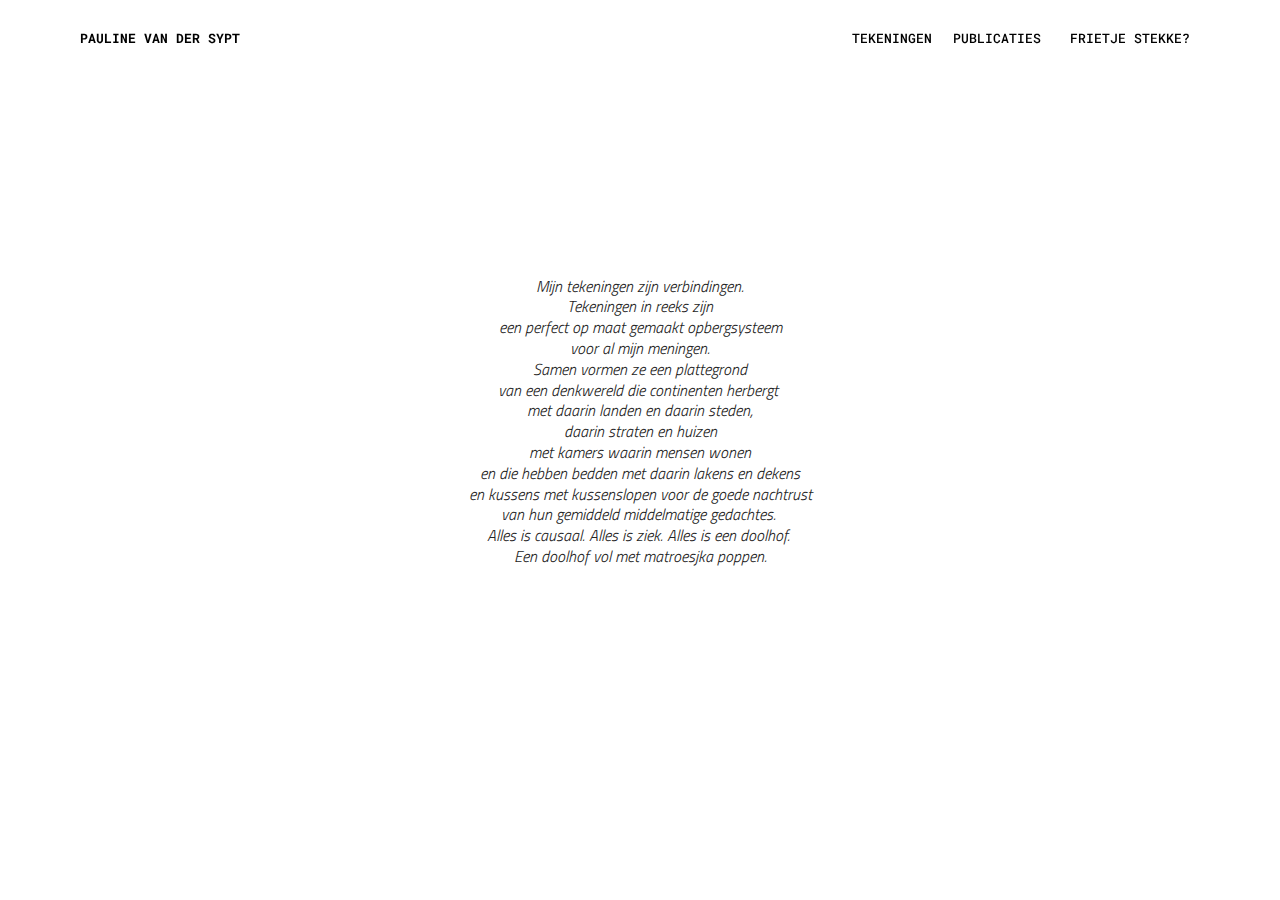
<file: index.html>
<!DOCTYPE html>
<html >
<head>
  <!-- Site made with Mobirise Website Builder v4.8.7, https://mobirise.com -->
  <meta charset="UTF-8">
  <meta http-equiv="X-UA-Compatible" content="IE=edge">
  <meta name="generator" content="Mobirise v4.8.7, mobirise.com">
  <meta name="viewport" content="width=device-width, initial-scale=1, minimum-scale=1">
  <link rel="shortcut icon" href="assets/images/happyclock-128x192.png" type="image/x-icon">
  <meta name="description" content="">
  <title>HOME</title>
  <link rel="stylesheet" href="assets/web/assets/mobirise-icons/mobirise-icons.css">
  <link rel="stylesheet" href="assets/tether/tether.min.css">
  <link rel="stylesheet" href="assets/bootstrap/css/bootstrap.min.css">
  <link rel="stylesheet" href="assets/bootstrap/css/bootstrap-grid.min.css">
  <link rel="stylesheet" href="assets/bootstrap/css/bootstrap-reboot.min.css">
  <link rel="stylesheet" href="assets/dropdown/css/style.css">
  <link rel="stylesheet" href="assets/theme/css/style.css">
  <link rel="stylesheet" href="assets/mobirise/css/mbr-additional.css" type="text/css">
  
  
  
</head>
<body>
  <section class="menu cid-r5OZOBZglI" once="menu" id="menu2-4">

    

    <nav class="navbar navbar-expand beta-menu navbar-dropdown align-items-center navbar-fixed-top navbar-toggleable-sm bg-color transparent">
        <button class="navbar-toggler navbar-toggler-right" type="button" data-toggle="collapse" data-target="#navbarSupportedContent" aria-controls="navbarSupportedContent" aria-expanded="false" aria-label="Toggle navigation">
            <div class="hamburger">
                <span></span>
                <span></span>
                <span></span>
                <span></span>
            </div>
        </button>
        <div class="menu-logo">
            <div class="navbar-brand">
                
                <span class="navbar-caption-wrap"><a class="navbar-caption text-black display-5" href="index.html">PAULINE VAN DER SYPT&nbsp;</a></span>
            </div>
        </div>
        <div class="collapse navbar-collapse" id="navbarSupportedContent">
            <ul class="navbar-nav nav-dropdown nav-right" data-app-modern-menu="true"><li class="nav-item"><a class="nav-link link text-black display-5" href="pvds.html">TEKENINGEN</a></li><li class="nav-item"><a class="nav-link link text-black display-5" href="contact.html">PUBLICATIES&nbsp;</a></li><li class="nav-item"><a class="nav-link link text-black display-5" href="https://www.instagram.com/vdspauline/">FRIETJE STEKKE?<br></a></li></ul>
            
        </div>
    </nav>
</section>

<section class="engine"><a href="https://mobirise.info/d">website maker</a></section><section class="cid-qTkA127IK8 mbr-fullscreen" id="header2-1">

    

    

    <div class="container align-center">
        <div class="row justify-content-md-center">
            <div class="mbr-white col-md-10">
                <h1 class="mbr-section-title mbr-bold pb-3 mbr-fonts-style display-2"></h1>
                <h3 class="mbr-section-subtitle align-center mbr-light pb-3 mbr-fonts-style display-7"><em>Mijn tekeningen zijn verbindingen.
</em><div><em>Tekeningen in reeks zijn</em></div><div><em>een perfect op maat gemaakt opbergsysteem</em></div><div><em>voor al mijn meningen.</em></div><div><em> </em></div><div><em>Samen vormen ze een plattegrond</em></div><div><em>van een denkwereld die continenten herbergt&nbsp;</em></div><div><em><span style="font-size: 1rem;">met daarin landen en daarin steden, </span></em></div><div><em><span style="font-size: 1rem;">daarin straten en huizen</span></em></div><div><em><span style="font-size: 1rem;">met kamers&nbsp;</span><span style="font-size: 1rem;">waarin mensen wonen</span></em></div><div><em><span style="font-size: 1rem;">en die hebben bedden met daarin lakens en dekens </span></em></div><div><em><span style="font-size: 1rem;">en kussens&nbsp;</span><span style="font-size: 1rem;">met kussenslopen voor de goede nachtrust</span></em></div><div><em><span style="font-size: 1rem;">van hun gemiddeld middelmatige gedachtes.&nbsp;</span></em></div><div><em><span style="font-size: 1rem;">Alles is causaal.&nbsp;</span></em><em><span style="font-size: 1rem;">Alles is ziek.&nbsp;</span></em><em><span style="font-size: 1rem;">Alles is een doolhof.&nbsp;</span></em></div><div><em><span style="font-size: 1rem;">Een doolhof vol met matroesjka poppen.</span></em></div></h3>
                <p class="mbr-text pb-3 mbr-fonts-style display-7">&nbsp;</p>
                
            </div>
        </div>
    </div>
    
</section>


  <script src="assets/web/assets/jquery/jquery.min.js"></script>
  <script src="assets/popper/popper.min.js"></script>
  <script src="assets/tether/tether.min.js"></script>
  <script src="assets/bootstrap/js/bootstrap.min.js"></script>
  <script src="assets/smoothscroll/smooth-scroll.js"></script>
  <script src="assets/dropdown/js/script.min.js"></script>
  <script src="assets/touchswipe/jquery.touch-swipe.min.js"></script>
  <script src="assets/theme/js/script.js"></script>
  
  
</body>
</html>
</file>
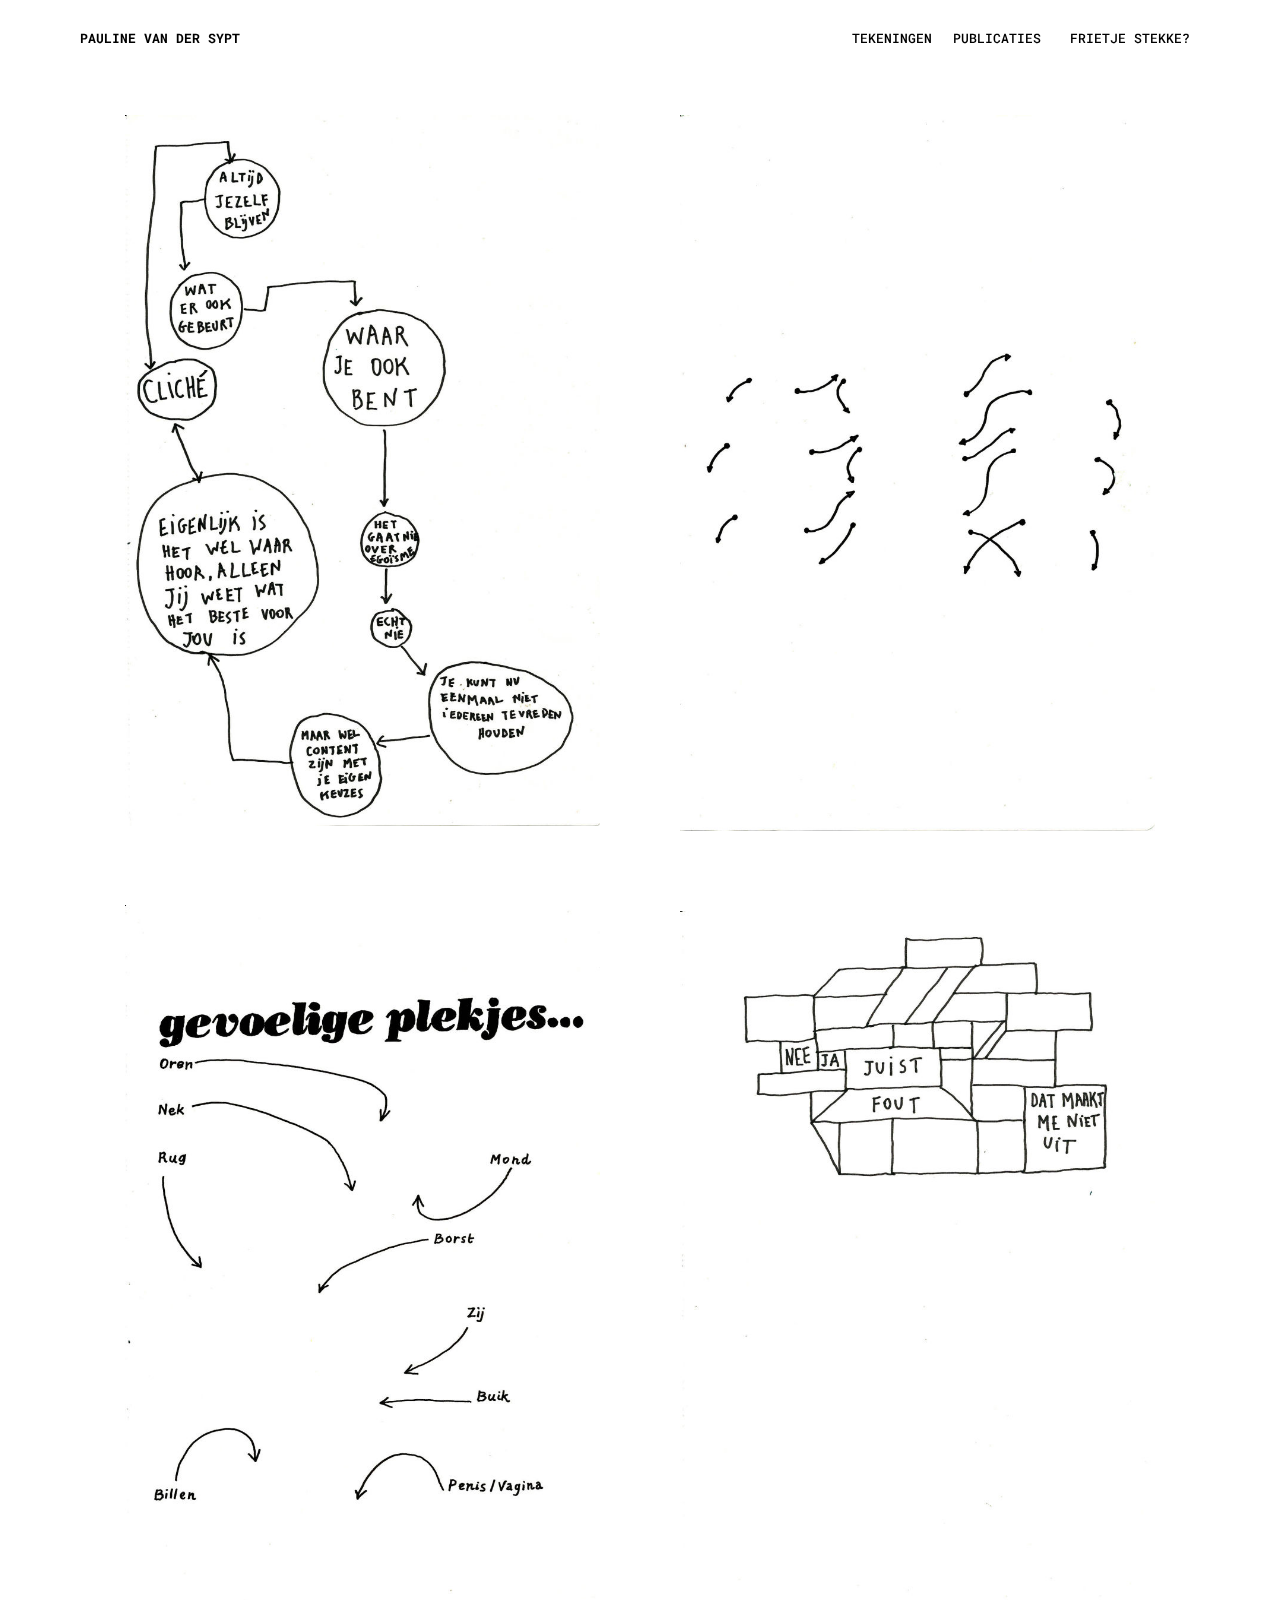
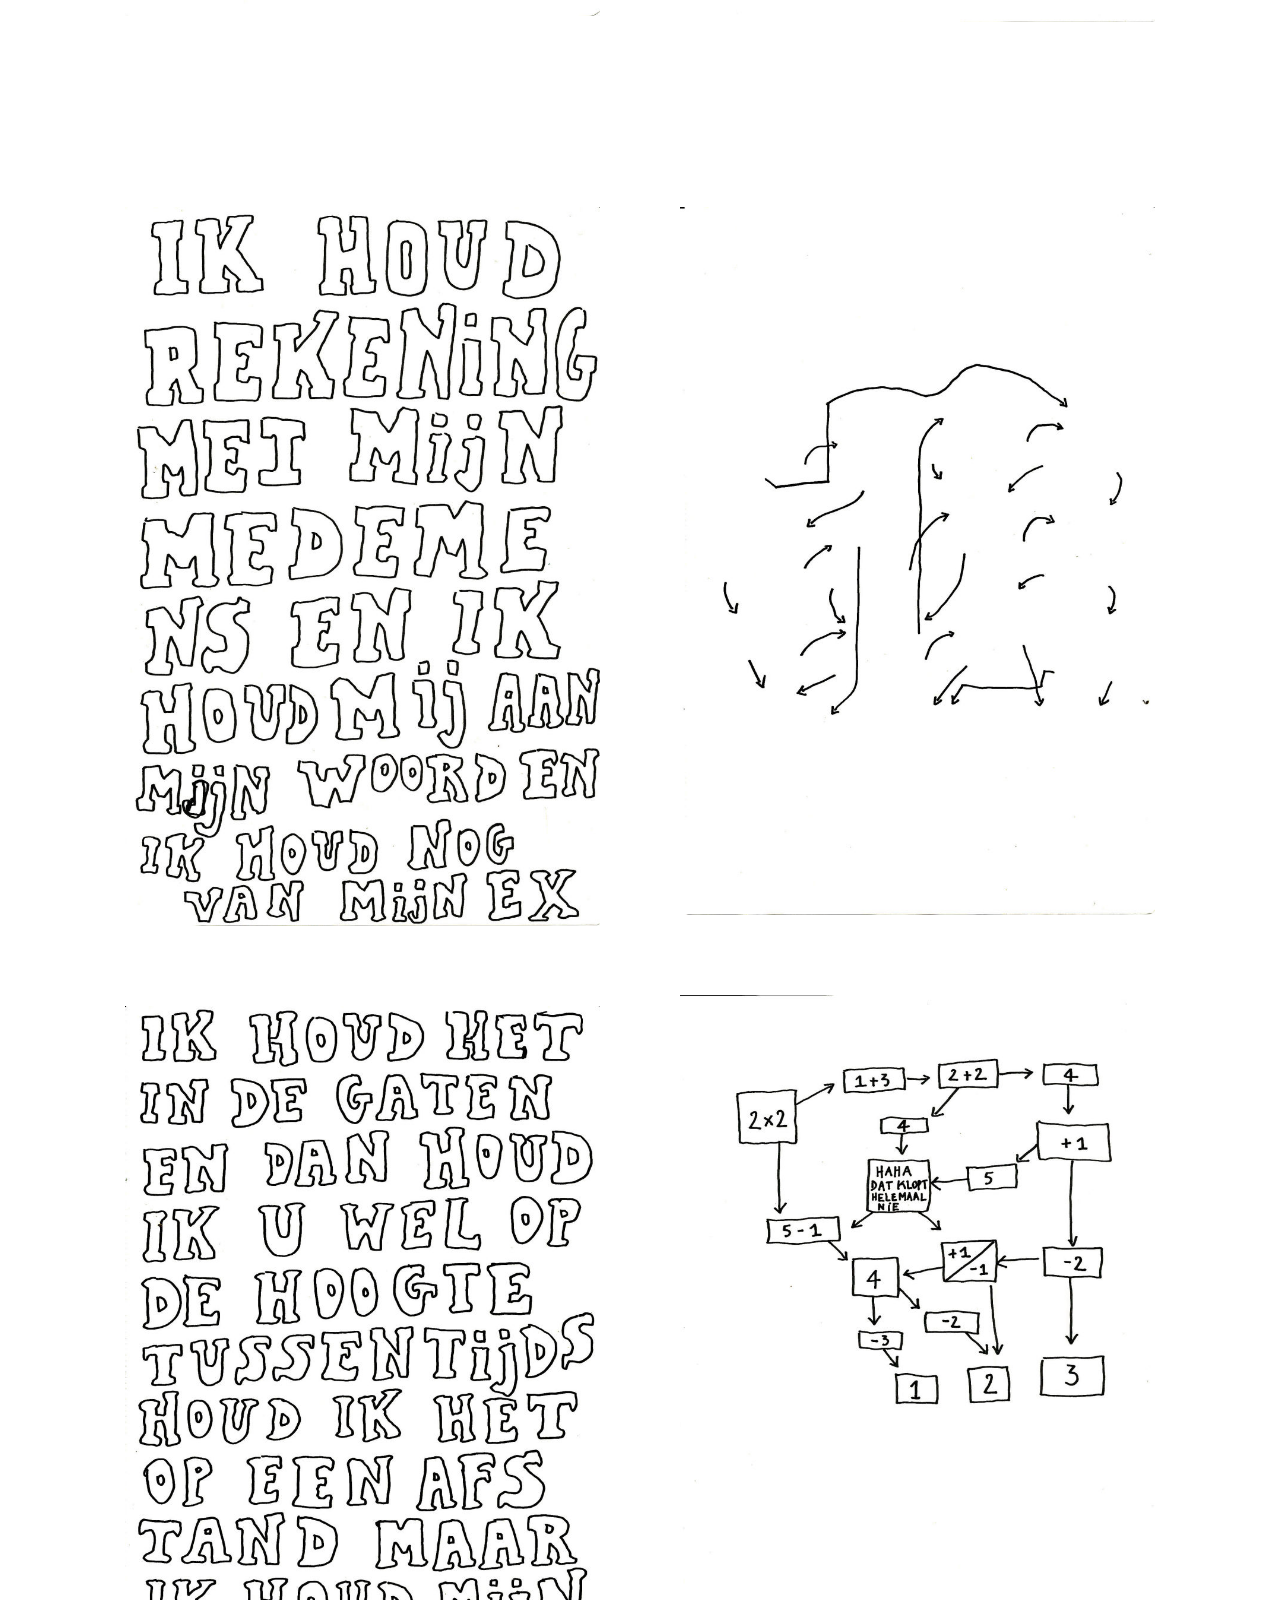
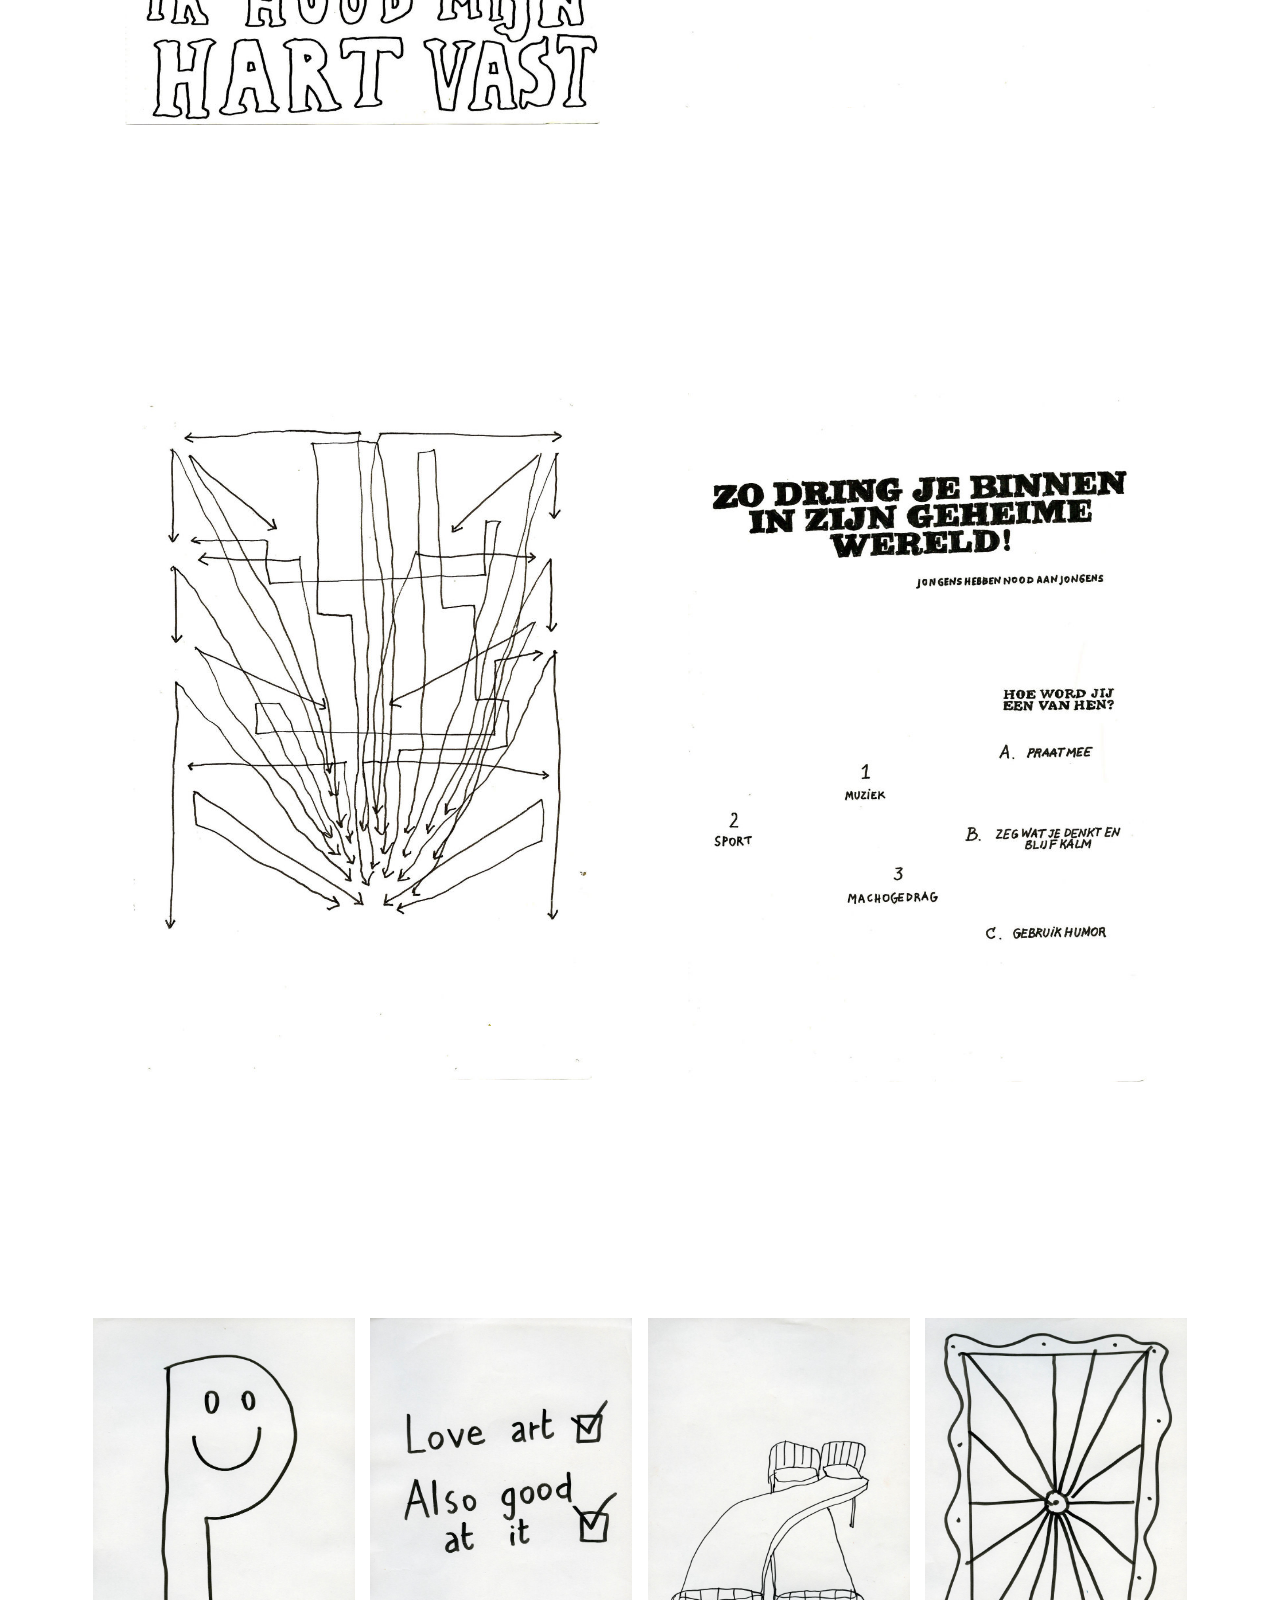
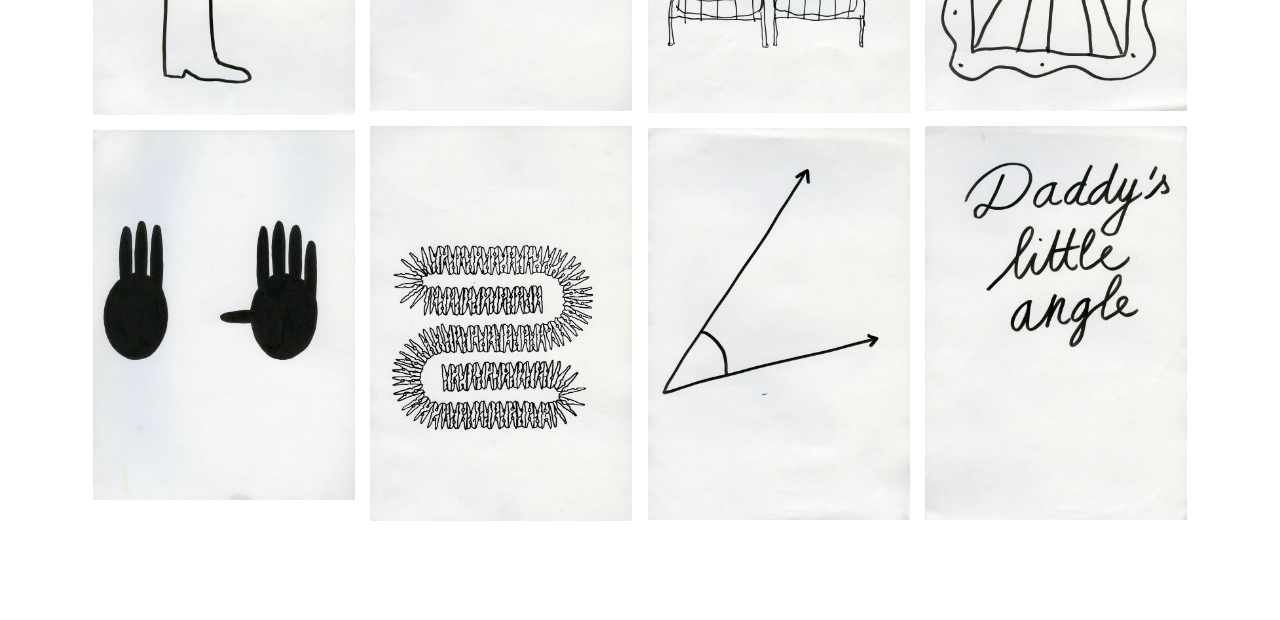
<file: pvds.html>
<!DOCTYPE html>
<html >
<head>
  <!-- Site made with Mobirise Website Builder v4.8.7, https://mobirise.com -->
  <meta charset="UTF-8">
  <meta http-equiv="X-UA-Compatible" content="IE=edge">
  <meta name="generator" content="Mobirise v4.8.7, mobirise.com">
  <meta name="viewport" content="width=device-width, initial-scale=1, minimum-scale=1">
  <link rel="shortcut icon" href="assets/images/happyclock-128x192.png" type="image/x-icon">
  <meta name="description" content="">
  <title>TEKENINGEN</title>
  <link rel="stylesheet" href="assets/web/assets/mobirise-icons/mobirise-icons.css">
  <link rel="stylesheet" href="assets/tether/tether.min.css">
  <link rel="stylesheet" href="assets/bootstrap/css/bootstrap.min.css">
  <link rel="stylesheet" href="assets/bootstrap/css/bootstrap-grid.min.css">
  <link rel="stylesheet" href="assets/bootstrap/css/bootstrap-reboot.min.css">
  <link rel="stylesheet" href="assets/dropdown/css/style.css">
  <link rel="stylesheet" href="assets/theme/css/style.css">
  <link rel="stylesheet" href="assets/gallery/style.css">
  <link rel="stylesheet" href="assets/mobirise/css/mbr-additional.css" type="text/css">
  
  
  
</head>
<body>
  <section class="menu cid-r5P6WSwgZf" once="menu" id="menu2-b">

    

    <nav class="navbar navbar-expand beta-menu navbar-dropdown align-items-center navbar-fixed-top navbar-toggleable-sm bg-color transparent">
        <button class="navbar-toggler navbar-toggler-right" type="button" data-toggle="collapse" data-target="#navbarSupportedContent" aria-controls="navbarSupportedContent" aria-expanded="false" aria-label="Toggle navigation">
            <div class="hamburger">
                <span></span>
                <span></span>
                <span></span>
                <span></span>
            </div>
        </button>
        <div class="menu-logo">
            <div class="navbar-brand">
                
                <span class="navbar-caption-wrap"><a class="navbar-caption text-black display-5" href="index.html">PAULINE VAN DER SYPT&nbsp;</a></span>
            </div>
        </div>
        <div class="collapse navbar-collapse" id="navbarSupportedContent">
            <ul class="navbar-nav nav-dropdown nav-right" data-app-modern-menu="true"><li class="nav-item"><a class="nav-link link text-black display-5" href="pvds.html">TEKENINGEN</a></li><li class="nav-item"><a class="nav-link link text-black display-5" href="contact.html">PUBLICATIES&nbsp;</a></li><li class="nav-item"><a class="nav-link link text-black display-5" href="https://www.instagram.com/vdspauline/">FRIETJE STEKKE?<br></a></li></ul>
            
        </div>
    </nav>
</section>

<section class="engine"><a href="https://mobirise.info/w">html5 templates</a></section><section class="mbr-gallery mbr-slider-carousel cid-r5PaFxRuJp" id="gallery2-g">

    

    <div class="container">
        <div><!-- Filter --><!-- Gallery --><div class="mbr-gallery-row"><div class="mbr-gallery-layout-default"><div><div><div class="mbr-gallery-item mbr-gallery-item--p5" data-video-url="false" data-tags="Geweldige"><div href="#lb-gallery2-g" data-slide-to="0" data-toggle="modal"><img src="assets/images/altijdjezelfblijven-1-800x1197.jpg" alt="" title=""><span class="icon-focus"></span></div></div><div class="mbr-gallery-item mbr-gallery-item--p5" data-video-url="false" data-tags="Geweldige"><div href="#lb-gallery2-g" data-slide-to="1" data-toggle="modal"><img src="assets/images/pijltjes-800x1206.jpg" alt="" title=""><span class="icon-focus"></span></div></div><div class="mbr-gallery-item mbr-gallery-item--p5" data-video-url="false" data-tags="Geweldige"><div href="#lb-gallery2-g" data-slide-to="2" data-toggle="modal"><img src="assets/images/gevoeligeplekjes-1-800x1197.jpg" alt="" title=""><span class="icon-focus"></span></div></div><div class="mbr-gallery-item mbr-gallery-item--p5" data-video-url="false" data-tags="Geweldige"><div href="#lb-gallery2-g" data-slide-to="3" data-toggle="modal"><img src="assets/images/neejajuistfout-800x1197.jpg" alt="" title=""><span class="icon-focus"></span></div></div></div></div><div class="clearfix"></div></div></div><!-- Lightbox --><div data-app-prevent-settings="" class="mbr-slider modal fade carousel slide" tabindex="-1" data-keyboard="true" data-interval="false" id="lb-gallery2-g"><div class="modal-dialog"><div class="modal-content"><div class="modal-body"><div class="carousel-inner"><div class="carousel-item"><img src="assets/images/altijdjezelfblijven-1.jpg" alt="" title=""></div><div class="carousel-item"><img src="assets/images/pijltjes.jpg" alt="" title=""></div><div class="carousel-item"><img src="assets/images/gevoeligeplekjes-1.jpg" alt="" title=""></div><div class="carousel-item active"><img src="assets/images/neejajuistfout.jpg" alt="" title=""></div></div><a class="carousel-control carousel-control-prev" role="button" data-slide="prev" href="#lb-gallery2-g"><span class="mbri-left mbr-iconfont" aria-hidden="true"></span><span class="sr-only">Previous</span></a><a class="carousel-control carousel-control-next" role="button" data-slide="next" href="#lb-gallery2-g"><span class="mbri-right mbr-iconfont" aria-hidden="true"></span><span class="sr-only">Next</span></a><a class="close" href="#" role="button" data-dismiss="modal"><span class="sr-only">Close</span></a></div></div></div></div></div>
    </div>

</section>

<section class="mbr-gallery mbr-slider-carousel cid-r7cZI0LLKx" id="gallery2-3">

    

    <div class="container">
        <div><!-- Filter --><!-- Gallery --><div class="mbr-gallery-row"><div class="mbr-gallery-layout-default"><div><div><div class="mbr-gallery-item mbr-gallery-item--p5" data-video-url="false" data-tags="Bewegende"><div href="#lb-gallery2-3" data-slide-to="0" data-toggle="modal"><img src="assets/images/houdenvan1-1-800x1211.jpg" alt="" title=""><span class="icon-focus"></span></div></div><div class="mbr-gallery-item mbr-gallery-item--p5" data-video-url="false" data-tags="Bewegende"><div href="#lb-gallery2-3" data-slide-to="1" data-toggle="modal"><img src="assets/images/depijlersvanhetleven-800x1193.jpg" alt="" title=""><span class="icon-focus"></span></div></div><div class="mbr-gallery-item mbr-gallery-item--p5" data-video-url="false" data-tags="Bewegende"><div href="#lb-gallery2-3" data-slide-to="2" data-toggle="modal"><img src="assets/images/hahadakloptnie-800x1202.jpg" alt="" title=""><span class="icon-focus"></span></div></div><div class="mbr-gallery-item mbr-gallery-item--p5" data-video-url="false" data-tags="Bewegende"><div href="#lb-gallery2-3" data-slide-to="3" data-toggle="modal"><img src="assets/images/houdenvanvervolg-1-800x1211.jpg" alt="" title=""><span class="icon-focus"></span></div></div></div></div><div class="clearfix"></div></div></div><!-- Lightbox --><div data-app-prevent-settings="" class="mbr-slider modal fade carousel slide" tabindex="-1" data-keyboard="true" data-interval="false" id="lb-gallery2-3"><div class="modal-dialog"><div class="modal-content"><div class="modal-body"><div class="carousel-inner"><div class="carousel-item"><img src="assets/images/houdenvan1-1.jpg" alt="" title=""></div><div class="carousel-item"><img src="assets/images/depijlersvanhetleven.jpg" alt="" title=""></div><div class="carousel-item active"><img src="assets/images/hahadakloptnie.jpg" alt="" title=""></div><div class="carousel-item"><img src="assets/images/houdenvanvervolg-1.jpg" alt="" title=""></div></div><a class="carousel-control carousel-control-prev" role="button" data-slide="prev" href="#lb-gallery2-3"><span class="mbri-left mbr-iconfont" aria-hidden="true"></span><span class="sr-only">Previous</span></a><a class="carousel-control carousel-control-next" role="button" data-slide="next" href="#lb-gallery2-3"><span class="mbri-right mbr-iconfont" aria-hidden="true"></span><span class="sr-only">Next</span></a><a class="close" href="#" role="button" data-dismiss="modal"><span class="sr-only">Close</span></a></div></div></div></div></div>
    </div>

</section>

<section class="mbr-gallery mbr-slider-carousel cid-raskyZOsMs" id="gallery2-3">

    

    <div class="container">
        <div><!-- Filter --><!-- Gallery --><div class="mbr-gallery-row"><div class="mbr-gallery-layout-default"><div><div><div class="mbr-gallery-item mbr-gallery-item--p6" data-video-url="false" data-tags="Geweldige"><div href="#lb-gallery2-3" data-slide-to="0" data-toggle="modal"><img src="assets/images/allepijltjessamen-1-800x1198.jpg" alt="" title=""><span class="icon-focus"></span></div></div><div class="mbr-gallery-item mbr-gallery-item--p6" data-video-url="false" data-tags="Sympathieke"><div href="#lb-gallery2-3" data-slide-to="1" data-toggle="modal"><img src="assets/images/inzijnwereld-800x1202.jpg" alt="" title=""><span class="icon-focus"></span></div></div></div></div><div class="clearfix"></div></div></div><!-- Lightbox --><div data-app-prevent-settings="" class="mbr-slider modal fade carousel slide" tabindex="-1" data-keyboard="true" data-interval="false" id="lb-gallery2-3"><div class="modal-dialog"><div class="modal-content"><div class="modal-body"><div class="carousel-inner"><div class="carousel-item"><img src="assets/images/allepijltjessamen-1.jpg" alt="" title=""></div><div class="carousel-item active"><img src="assets/images/inzijnwereld.jpg" alt="" title=""></div></div><a class="carousel-control carousel-control-prev" role="button" data-slide="prev" href="#lb-gallery2-3"><span class="mbri-left mbr-iconfont" aria-hidden="true"></span><span class="sr-only">Previous</span></a><a class="carousel-control carousel-control-next" role="button" data-slide="next" href="#lb-gallery2-3"><span class="mbri-right mbr-iconfont" aria-hidden="true"></span><span class="sr-only">Next</span></a><a class="close" href="#" role="button" data-dismiss="modal"><span class="sr-only">Close</span></a></div></div></div></div></div>
    </div>

</section>

<section class="mbr-gallery mbr-slider-carousel cid-raslK5uMha" id="gallery2-4">

    

    <div class="container">
        <div><!-- Filter --><!-- Gallery --><div class="mbr-gallery-row"><div class="mbr-gallery-layout-default"><div><div><div class="mbr-gallery-item mbr-gallery-item--p1" data-video-url="false" data-tags="Sympathieke"><div href="#lb-gallery2-4" data-slide-to="0" data-toggle="modal"><img src="assets/images/img113-1-800x1213.jpg" alt="" title=""><span class="icon-focus"></span></div></div><div class="mbr-gallery-item mbr-gallery-item--p1" data-video-url="false" data-tags="Creatieve"><div href="#lb-gallery2-4" data-slide-to="1" data-toggle="modal"><img src="assets/images/img130-1-800x1201.jpg" alt="" title=""><span class="icon-focus"></span></div></div><div class="mbr-gallery-item mbr-gallery-item--p1" data-video-url="false" data-tags="Geweldige"><div href="#lb-gallery2-4" data-slide-to="2" data-toggle="modal"><img src="assets/images/img115-1-800x1208.jpg" alt="" title=""><span class="icon-focus"></span></div></div><div class="mbr-gallery-item mbr-gallery-item--p1" data-video-url="false" data-tags="Geweldige"><div href="#lb-gallery2-4" data-slide-to="3" data-toggle="modal"><img src="assets/images/img105-1-800x1202.jpg" alt="" title=""><span class="icon-focus"></span></div></div><div class="mbr-gallery-item mbr-gallery-item--p1" data-video-url="false" data-tags="Bewegende"><div href="#lb-gallery2-4" data-slide-to="4" data-toggle="modal"><img src="assets/images/img133-1-800x1207.jpg" alt="" title=""><span class="icon-focus"></span></div></div><div class="mbr-gallery-item mbr-gallery-item--p1" data-video-url="false" data-tags="Bewegende"><div href="#lb-gallery2-4" data-slide-to="5" data-toggle="modal"><img src="assets/images/img129-800x1204.jpg" alt="" title=""><span class="icon-focus"></span></div></div><div class="mbr-gallery-item mbr-gallery-item--p1" data-video-url="false" data-tags="Sympathieke"><div href="#lb-gallery2-4" data-slide-to="6" data-toggle="modal"><img src="assets/images/img103-800x1198.jpg" alt="" title=""><span class="icon-focus"></span></div></div><div class="mbr-gallery-item mbr-gallery-item--p1" data-video-url="false" data-tags="Geweldige"><div href="#lb-gallery2-4" data-slide-to="7" data-toggle="modal"><img src="assets/images/img135-1-800x1130.jpg" alt="" title=""><span class="icon-focus"></span></div></div></div></div><div class="clearfix"></div></div></div><!-- Lightbox --><div data-app-prevent-settings="" class="mbr-slider modal fade carousel slide" tabindex="-1" data-keyboard="true" data-interval="false" id="lb-gallery2-4"><div class="modal-dialog"><div class="modal-content"><div class="modal-body"><div class="carousel-inner"><div class="carousel-item"><img src="assets/images/img113-1.jpg" alt="" title=""></div><div class="carousel-item active"><img src="assets/images/img130-1.jpg" alt="" title=""></div><div class="carousel-item"><img src="assets/images/img115-1.jpg" alt="" title=""></div><div class="carousel-item"><img src="assets/images/img105-1.jpg" alt="" title=""></div><div class="carousel-item"><img src="assets/images/img133-1.jpg" alt="" title=""></div><div class="carousel-item"><img src="assets/images/img129.jpg" alt="" title=""></div><div class="carousel-item"><img src="assets/images/img103.jpg" alt="" title=""></div><div class="carousel-item"><img src="assets/images/img135-1.jpg" alt="" title=""></div></div><a class="carousel-control carousel-control-prev" role="button" data-slide="prev" href="#lb-gallery2-4"><span class="mbri-left mbr-iconfont" aria-hidden="true"></span><span class="sr-only">Previous</span></a><a class="carousel-control carousel-control-next" role="button" data-slide="next" href="#lb-gallery2-4"><span class="mbri-right mbr-iconfont" aria-hidden="true"></span><span class="sr-only">Next</span></a><a class="close" href="#" role="button" data-dismiss="modal"><span class="sr-only">Close</span></a></div></div></div></div></div>
    </div>

</section>


  <script src="assets/web/assets/jquery/jquery.min.js"></script>
  <script src="assets/popper/popper.min.js"></script>
  <script src="assets/tether/tether.min.js"></script>
  <script src="assets/bootstrap/js/bootstrap.min.js"></script>
  <script src="assets/smoothscroll/smooth-scroll.js"></script>
  <script src="assets/dropdown/js/script.min.js"></script>
  <script src="assets/touchswipe/jquery.touch-swipe.min.js"></script>
  <script src="assets/vimeoplayer/jquery.mb.vimeo_player.js"></script>
  <script src="assets/bootstrapcarouselswipe/bootstrap-carousel-swipe.js"></script>
  <script src="assets/masonry/masonry.pkgd.min.js"></script>
  <script src="assets/imagesloaded/imagesloaded.pkgd.min.js"></script>
  <script src="assets/theme/js/script.js"></script>
  <script src="assets/gallery/player.min.js"></script>
  <script src="assets/gallery/script.js"></script>
  <script src="assets/slidervideo/script.js"></script>
  
  
</body>
</html>
</file>
<file: assets/web/assets/mobirise-icons/mobirise-icons.css>
@font-face {
  font-family: 'MobiriseIcons';
  src:  url('mobirise-icons.eot?spat4u');
  src:  url('mobirise-icons.eot?spat4u#iefix') format('embedded-opentype'),
    url('mobirise-icons.ttf?spat4u') format('truetype'),
    url('mobirise-icons.woff?spat4u') format('woff'),
    url('mobirise-icons.svg?spat4u#MobiriseIcons') format('svg');
  font-weight: normal;
  font-style: normal;
}

[class^="mbri-"], [class*=" mbri-"] {
  /* use !important to prevent issues with browser extensions that change fonts */
  font-family: MobiriseIcons !important;
  speak: none;
  font-style: normal;
  font-weight: normal;
  font-variant: normal;
  text-transform: none;
  line-height: 1;

  /* Better Font Rendering =========== */
  -webkit-font-smoothing: antialiased;
  -moz-osx-font-smoothing: grayscale;
}

.mbri-add-submenu:before {
  content: "\e900";
}
.mbri-alert:before {
  content: "\e901";
}
.mbri-align-center:before {
  content: "\e902";
}
.mbri-align-justify:before {
  content: "\e903";
}
.mbri-align-left:before {
  content: "\e904";
}
.mbri-align-right:before {
  content: "\e905";
}
.mbri-android:before {
  content: "\e906";
}
.mbri-apple:before {
  content: "\e907";
}
.mbri-arrow-down:before {
  content: "\e908";
}
.mbri-arrow-next:before {
  content: "\e909";
}
.mbri-arrow-prev:before {
  content: "\e90a";
}
.mbri-arrow-up:before {
  content: "\e90b";
}
.mbri-bold:before {
  content: "\e90c";
}
.mbri-bookmark:before {
  content: "\e90d";
}
.mbri-bootstrap:before {
  content: "\e90e";
}
.mbri-briefcase:before {
  content: "\e90f";
}
.mbri-browse:before {
  content: "\e910";
}
.mbri-bulleted-list:before {
  content: "\e911";
}
.mbri-calendar:before {
  content: "\e912";
}
.mbri-camera:before {
  content: "\e913";
}
.mbri-cart-add:before {
  content: "\e914";
}
.mbri-cart-full:before {
  content: "\e915";
}
.mbri-cash:before {
  content: "\e916";
}
.mbri-change-style:before {
  content: "\e917";
}
.mbri-chat:before {
  content: "\e918";
}
.mbri-clock:before {
  content: "\e919";
}
.mbri-close:before {
  content: "\e91a";
}
.mbri-cloud:before {
  content: "\e91b";
}
.mbri-code:before {
  content: "\e91c";
}
.mbri-contact-form:before {
  content: "\e91d";
}
.mbri-credit-card:before {
  content: "\e91e";
}
.mbri-cursor-click:before {
  content: "\e91f";
}
.mbri-cust-feedback:before {
  content: "\e920";
}
.mbri-database:before {
  content: "\e921";
}
.mbri-delivery:before {
  content: "\e922";
}
.mbri-desktop:before {
  content: "\e923";
}
.mbri-devices:before {
  content: "\e924";
}
.mbri-down:before {
  content: "\e925";
}
.mbri-download:before {
  content: "\e989";
}
.mbri-drag-n-drop:before {
  content: "\e927";
}
.mbri-drag-n-drop2:before {
  content: "\e928";
}
.mbri-edit:before {
  content: "\e929";
}
.mbri-edit2:before {
  content: "\e92a";
}
.mbri-error:before {
  content: "\e92b";
}
.mbri-extension:before {
  content: "\e92c";
}
.mbri-features:before {
  content: "\e92d";
}
.mbri-file:before {
  content: "\e92e";
}
.mbri-flag:before {
  content: "\e92f";
}
.mbri-folder:before {
  content: "\e930";
}
.mbri-gift:before {
  content: "\e931";
}
.mbri-github:before {
  content: "\e932";
}
.mbri-globe:before {
  content: "\e933";
}
.mbri-globe-2:before {
  content: "\e934";
}
.mbri-growing-chart:before {
  content: "\e935";
}
.mbri-hearth:before {
  content: "\e936";
}
.mbri-help:before {
  content: "\e937";
}
.mbri-home:before {
  content: "\e938";
}
.mbri-hot-cup:before {
  content: "\e939";
}
.mbri-idea:before {
  content: "\e93a";
}
.mbri-image-gallery:before {
  content: "\e93b";
}
.mbri-image-slider:before {
  content: "\e93c";
}
.mbri-info:before {
  content: "\e93d";
}
.mbri-italic:before {
  content: "\e93e";
}
.mbri-key:before {
  content: "\e93f";
}
.mbri-laptop:before {
  content: "\e940";
}
.mbri-layers:before {
  content: "\e941";
}
.mbri-left-right:before {
  content: "\e942";
}
.mbri-left:before {
  content: "\e943";
}
.mbri-letter:before {
  content: "\e944";
}
.mbri-like:before {
  content: "\e945";
}
.mbri-link:before {
  content: "\e946";
}
.mbri-lock:before {
  content: "\e947";
}
.mbri-login:before {
  content: "\e948";
}
.mbri-logout:before {
  content: "\e949";
}
.mbri-magic-stick:before {
  content: "\e94a";
}
.mbri-map-pin:before {
  content: "\e94b";
}
.mbri-menu:before {
  content: "\e94c";
}
.mbri-mobile:before {
  content: "\e94d";
}
.mbri-mobile2:before {
  content: "\e94e";
}
.mbri-mobirise:before {
  content: "\e94f";
}
.mbri-more-horizontal:before {
  content: "\e950";
}
.mbri-more-vertical:before {
  content: "\e951";
}
.mbri-music:before {
  content: "\e952";
}
.mbri-new-file:before {
  content: "\e953";
}
.mbri-numbered-list:before {
  content: "\e954";
}
.mbri-opened-folder:before {
  content: "\e955";
}
.mbri-pages:before {
  content: "\e956";
}
.mbri-paper-plane:before {
  content: "\e957";
}
.mbri-paperclip:before {
  content: "\e958";
}
.mbri-photo:before {
  content: "\e959";
}
.mbri-photos:before {
  content: "\e95a";
}
.mbri-pin:before {
  content: "\e95b";
}
.mbri-play:before {
  content: "\e95c";
}
.mbri-plus:before {
  content: "\e95d";
}
.mbri-preview:before {
  content: "\e95e";
}
.mbri-print:before {
  content: "\e95f";
}
.mbri-protect:before {
  content: "\e960";
}
.mbri-question:before {
  content: "\e961";
}
.mbri-quote-left:before {
  content: "\e962";
}
.mbri-quote-right:before {
  content: "\e963";
}
.mbri-refresh:before {
  content: "\e964";
}
.mbri-responsive:before {
  content: "\e965";
}
.mbri-right:before {
  content: "\e966";
}
.mbri-rocket:before {
  content: "\e967";
}
.mbri-sad-face:before {
  content: "\e968";
}
.mbri-sale:before {
  content: "\e969";
}
.mbri-save:before {
  content: "\e96a";
}
.mbri-search:before {
  content: "\e96b";
}
.mbri-setting:before {
  content: "\e96c";
}
.mbri-setting2:before {
  content: "\e96d";
}
.mbri-setting3:before {
  content: "\e96e";
}
.mbri-share:before {
  content: "\e96f";
}
.mbri-shopping-bag:before {
  content: "\e970";
}
.mbri-shopping-basket:before {
  content: "\e971";
}
.mbri-shopping-cart:before {
  content: "\e972";
}
.mbri-sites:before {
  content: "\e973";
}
.mbri-smile-face:before {
  content: "\e974";
}
.mbri-speed:before {
  content: "\e975";
}
.mbri-star:before {
  content: "\e976";
}
.mbri-success:before {
  content: "\e977";
}
.mbri-sun:before {
  content: "\e978";
}
.mbri-sun2:before {
  content: "\e979";
}
.mbri-tablet:before {
  content: "\e97a";
}
.mbri-tablet-vertical:before {
  content: "\e97b";
}
.mbri-target:before {
  content: "\e97c";
}
.mbri-timer:before {
  content: "\e97d";
}
.mbri-to-ftp:before {
  content: "\e97e";
}
.mbri-to-local-drive:before {
  content: "\e97f";
}
.mbri-touch-swipe:before {
  content: "\e980";
}
.mbri-touch:before {
  content: "\e981";
}
.mbri-trash:before {
  content: "\e982";
}
.mbri-underline:before {
  content: "\e983";
}
.mbri-unlink:before {
  content: "\e984";
}
.mbri-unlock:before {
  content: "\e985";
}
.mbri-up-down:before {
  content: "\e986";
}
.mbri-up:before {
  content: "\e987";
}
.mbri-update:before {
  content: "\e988";
}
.mbri-upload:before {
 content: "\e926"; 
}
.mbri-user:before {
  content: "\e98a";
}
.mbri-user2:before {
  content: "\e98b";
}
.mbri-users:before {
  content: "\e98c";
}
.mbri-video:before {
  content: "\e98d";
}
.mbri-video-play:before {
  content: "\e98e";
}
.mbri-watch:before {
  content: "\e98f";
}
.mbri-website-theme:before {
  content: "\e990";
}
.mbri-wifi:before {
  content: "\e991";
}
.mbri-windows:before {
  content: "\e992";
}
.mbri-zoom-out:before {
  content: "\e993";
}
.mbri-redo:before {
  content: "\e994";
}
.mbri-undo:before {
  content: "\e995";
}
</file>
<file: assets/dropdown/css/style.css>
.navbar-dropdown {
  left: 0;
  padding: 0;
  position: absolute;
  right: 0;
  top: 0;
  transition: all 0.45s ease;
  z-index: 1030;
  background: #282828; }
  .navbar-dropdown .navbar-logo {
    margin-right: 0.8rem;
    transition: margin 0.3s ease-in-out;
    vertical-align: middle; }
    .navbar-dropdown .navbar-logo img {
      height: 3.125rem;
      transition: all 0.3s ease-in-out; }
    .navbar-dropdown .navbar-logo.mbr-iconfont {
      font-size: 3.125rem;
      line-height: 3.125rem; }
  .navbar-dropdown .navbar-caption {
    font-weight: 700;
    white-space: normal;
    vertical-align: -4px;
    line-height: 3.125rem !important; }
    .navbar-dropdown .navbar-caption, .navbar-dropdown .navbar-caption:hover {
      color: inherit;
      text-decoration: none; }
  .navbar-dropdown .mbr-iconfont + .navbar-caption {
    vertical-align: -1px; }
  .navbar-dropdown.navbar-fixed-top {
    position: fixed; }
  .navbar-dropdown .navbar-brand span {
    vertical-align: -4px; }
  .navbar-dropdown.bg-color.transparent {
    background: none; }
  .navbar-dropdown.navbar-short .navbar-brand {
    padding: 0.625rem 0; }
    .navbar-dropdown.navbar-short .navbar-brand span {
      vertical-align: -1px; }
  .navbar-dropdown.navbar-short .navbar-caption {
    line-height: 2.375rem !important;
    vertical-align: -2px; }
  .navbar-dropdown.navbar-short .navbar-logo {
    margin-right: 0.5rem; }
    .navbar-dropdown.navbar-short .navbar-logo img {
      height: 2.375rem; }
    .navbar-dropdown.navbar-short .navbar-logo.mbr-iconfont {
      font-size: 2.375rem;
      line-height: 2.375rem; }
  .navbar-dropdown.navbar-short .mbr-table-cell {
    height: 3.625rem; }
  .navbar-dropdown .navbar-close {
    left: 0.6875rem;
    position: fixed;
    top: 0.75rem;
    z-index: 1000; }
  .navbar-dropdown .hamburger-icon {
    content: "";
    display: inline-block;
    vertical-align: middle;
    width: 16px;
    -webkit-box-shadow: 0 -6px 0 1px #282828,0 0 0 1px #282828,0 6px 0 1px #282828;
    -moz-box-shadow: 0 -6px 0 1px #282828,0 0 0 1px #282828,0 6px 0 1px #282828;
    box-shadow: 0 -6px 0 1px #282828,0 0 0 1px #282828,0 6px 0 1px #282828; }

.dropdown-menu .dropdown-toggle[data-toggle="dropdown-submenu"]::after {
  border-bottom: 0.35em solid transparent;
  border-left: 0.35em solid;
  border-right: 0;
  border-top: 0.35em solid transparent;
  margin-left: 0.3rem; }

.dropdown-menu .dropdown-item:focus {
  outline: 0; }

.nav-dropdown {
  font-size: 0.75rem;
  font-weight: 500;
  height: auto !important; }
  .nav-dropdown .nav-btn {
    padding-left: 1rem; }
  .nav-dropdown .link {
    margin: .667em 1.667em;
    font-weight: 500;
    padding: 0;
    transition: color .2s ease-in-out; }
    .nav-dropdown .link.dropdown-toggle {
      margin-right: 2.583em; }
      .nav-dropdown .link.dropdown-toggle::after {
        margin-left: .25rem;
        border-top: 0.35em solid;
        border-right: 0.35em solid transparent;
        border-left: 0.35em solid transparent;
        border-bottom: 0; }
      .nav-dropdown .link.dropdown-toggle[aria-expanded="true"] {
        margin: 0;
        padding: 0.667em 3.263em  0.667em 1.667em; }
  .nav-dropdown .link::after,
  .nav-dropdown .dropdown-item::after {
    color: inherit; }
  .nav-dropdown .btn {
    font-size: 0.75rem;
    font-weight: 700;
    letter-spacing: 0;
    margin-bottom: 0;
    padding-left: 1.25rem;
    padding-right: 1.25rem; }
  .nav-dropdown .dropdown-menu {
    border-radius: 0;
    border: 0;
    left: 0;
    margin: 0;
    padding-bottom: 1.25rem;
    padding-top: 1.25rem;
    position: relative; }
  .nav-dropdown .dropdown-submenu {
    margin-left: 0.125rem;
    top: 0; }
  .nav-dropdown .dropdown-item {
    font-weight: 500;
    line-height: 2;
    padding: 0.3846em 4.615em 0.3846em 1.5385em;
    position: relative;
    transition: color .2s ease-in-out, background-color .2s ease-in-out; }
    .nav-dropdown .dropdown-item::after {
      margin-top: -0.3077em;
      position: absolute;
      right: 1.1538em;
      top: 50%; }
    .nav-dropdown .dropdown-item:focus, .nav-dropdown .dropdown-item:hover {
      background: none; }

@media (max-width: 767px) {
  .nav-dropdown.navbar-toggleable-sm {
    bottom: 0;
    display: none;
    left: 0;
    overflow-x: hidden;
    position: fixed;
    top: 0;
    transform: translateX(-100%);
    -ms-transform: translateX(-100%);
    -webkit-transform: translateX(-100%);
    width: 18.75rem;
    z-index: 999; } }
.nav-dropdown.navbar-toggleable-xl {
  bottom: 0;
  display: none;
  left: 0;
  overflow-x: hidden;
  position: fixed;
  top: 0;
  transform: translateX(-100%);
  -ms-transform: translateX(-100%);
  -webkit-transform: translateX(-100%);
  width: 18.75rem;
  z-index: 999; }

.nav-dropdown-sm {
  display: block !important;
  overflow-x: hidden;
  overflow: auto;
  padding-top: 3.875rem; }
  .nav-dropdown-sm::after {
    content: "";
    display: block;
    height: 3rem;
    width: 100%; }
  .nav-dropdown-sm.collapse.in ~ .navbar-close {
    display: block !important; }
  .nav-dropdown-sm.collapsing, .nav-dropdown-sm.collapse.in {
    transform: translateX(0);
    -ms-transform: translateX(0);
    -webkit-transform: translateX(0);
    transition: all 0.25s ease-out;
    -webkit-transition: all 0.25s ease-out;
    background: #282828; }
  .nav-dropdown-sm.collapsing[aria-expanded="false"] {
    transform: translateX(-100%);
    -ms-transform: translateX(-100%);
    -webkit-transform: translateX(-100%); }
  .nav-dropdown-sm .nav-item {
    display: block;
    margin-left: 0 !important;
    padding-left: 0; }
  .nav-dropdown-sm .link,
  .nav-dropdown-sm .dropdown-item {
    border-top: 1px dotted rgba(255, 255, 255, 0.1);
    font-size: 0.8125rem;
    line-height: 1.6;
    margin: 0 !important;
    padding: 0.875rem 2.4rem 0.875rem 1.5625rem !important;
    position: relative;
    white-space: normal; }
    .nav-dropdown-sm .link:focus, .nav-dropdown-sm .link:hover,
    .nav-dropdown-sm .dropdown-item:focus,
    .nav-dropdown-sm .dropdown-item:hover {
      background: rgba(0, 0, 0, 0.2) !important;
      color: #c0a375; }
  .nav-dropdown-sm .nav-btn {
    position: relative;
    padding: 1.5625rem 1.5625rem 0 1.5625rem; }
    .nav-dropdown-sm .nav-btn::before {
      border-top: 1px dotted rgba(255, 255, 255, 0.1);
      content: "";
      left: 0;
      position: absolute;
      top: 0;
      width: 100%; }
    .nav-dropdown-sm .nav-btn + .nav-btn {
      padding-top: 0.625rem; }
      .nav-dropdown-sm .nav-btn + .nav-btn::before {
        display: none; }
  .nav-dropdown-sm .btn {
    padding: 0.625rem 0; }
  .nav-dropdown-sm .dropdown-toggle[data-toggle="dropdown-submenu"]::after {
    margin-left: .25rem;
    border-top: 0.35em solid;
    border-right: 0.35em solid transparent;
    border-left: 0.35em solid transparent;
    border-bottom: 0; }
  .nav-dropdown-sm .dropdown-toggle[data-toggle="dropdown-submenu"][aria-expanded="true"]::after {
    border-top: 0;
    border-right: 0.35em solid transparent;
    border-left: 0.35em solid transparent;
    border-bottom: 0.35em solid; }
  .nav-dropdown-sm .dropdown-menu {
    margin: 0;
    padding: 0;
    position: relative;
    top: 0;
    left: 0;
    width: 100%;
    border: 0;
    float: none;
    border-radius: 0;
    background: none; }
  .nav-dropdown-sm .dropdown-submenu {
    left: 100%;
    margin-left: 0.125rem;
    margin-top: -1.25rem;
    top: 0; }

.navbar-toggleable-sm .nav-dropdown .dropdown-menu {
  position: absolute; }

.navbar-toggleable-sm .nav-dropdown .dropdown-submenu {
  left: 100%;
  margin-left: 0.125rem;
  margin-top: -1.25rem;
  top: 0; }

.navbar-toggleable-sm.opened .nav-dropdown .dropdown-menu {
  position: relative; }

.navbar-toggleable-sm.opened .nav-dropdown .dropdown-submenu {
  left: 0;
  margin-left: 00rem;
  margin-top: 0rem;
  top: 0; }

.is-builder .nav-dropdown.collapsing {
  transition: none !important; }

/*# sourceMappingURL=style.css.map */
</file>
<file: assets/theme/css/style.css>
/*!
 * Mobirise v4 theme (https://mobirise.com/)
 * Copyright 2017 Mobirise
 */
section {
  background-color: #eeeeee; }

section,
.container,
.container-fluid {
  position: relative;
  word-wrap: break-word; }

a.mbr-iconfont:hover {
  text-decoration: none; }

.article .lead p, .article .lead ul, .article .lead ol, .article .lead pre, .article .lead blockquote {
  margin-bottom: 0; }

a {
  font-style: normal;
  font-weight: 400;
  cursor: pointer; }
  a, a:hover {
    text-decoration: none; }

figure {
  margin-bottom: 0; }

body {
  color: #232323; }

h1, h2, h3, h4, h5, h6,
.h1, .h2, .h3, .h4, .h5, .h6,
.display-1, .display-2, .display-3, .display-4 {
  line-height: 1;
  word-break: break-word;
  word-wrap: break-word; }

b, strong {
  font-weight: bold; }

blockquote {
  padding: 10px 0 10px 20px;
  position: relative;
  border-left: 2px solid;
  border-color: #ff3366; }

input:-webkit-autofill, input:-webkit-autofill:hover, input:-webkit-autofill:focus, input:-webkit-autofill:active {
  transition-delay: 9999s;
  transition-property: background-color, color; }

textarea[type="hidden"] {
  display: none; }

body {
  position: relative; }

section {
  background-position: 50% 50%;
  background-repeat: no-repeat;
  background-size: cover; }
  section .mbr-background-video,
  section .mbr-background-video-preview {
    position: absolute;
    bottom: 0;
    left: 0;
    right: 0;
    top: 0; }

.hidden {
  visibility: hidden; }

.mbr-z-index20 {
  z-index: 20; }

/*! Base colors */
.mbr-white {
  color: #ffffff; }

.mbr-black {
  color: #000000; }

.mbr-bg-white {
  background-color: #ffffff; }

.mbr-bg-black {
  background-color: #000000; }

/*! Text-aligns */
.align-left {
  text-align: left; }

.align-center {
  text-align: center; }

.align-right {
  text-align: right; }

@media (max-width: 767px) {
  .align-left, .align-center, .align-right, .mbr-section-btn, .mbr-section-title {
    text-align: center; } }
/*! Font-weight  */
.mbr-light {
  font-weight: 300; }

.mbr-regular {
  font-weight: 400; }

.mbr-semibold {
  font-weight: 500; }

.mbr-bold {
  font-weight: 700; }

/*! Media  */
.media-size-item {
  -webkit-flex: 1 1 auto;
  -moz-flex: 1 1 auto;
  -ms-flex: 1 1 auto;
  -o-flex: 1 1 auto;
  flex: 1 1 auto; }

.media-content {
  -webkit-flex-basis: 100%;
  flex-basis: 100%; }

.media-container-row {
  display: -ms-flexbox;
  display: -webkit-flex;
  display: flex;
  -webkit-flex-direction: row;
  -ms-flex-direction: row;
  flex-direction: row;
  -webkit-flex-wrap: wrap;
  -ms-flex-wrap: wrap;
  flex-wrap: wrap;
  -webkit-justify-content: center;
  -ms-flex-pack: center;
  justify-content: center;
  -webkit-align-content: center;
  -ms-flex-line-pack: center;
  align-content: center;
  -webkit-align-items: start;
  -ms-flex-align: start;
  align-items: start; }
  .media-container-row .media-size-item {
    width: 400px; }

.media-container-column {
  display: -ms-flexbox;
  display: -webkit-flex;
  display: flex;
  -webkit-flex-direction: column;
  -ms-flex-direction: column;
  flex-direction: column;
  -webkit-flex-wrap: wrap;
  -ms-flex-wrap: wrap;
  flex-wrap: wrap;
  -webkit-justify-content: center;
  -ms-flex-pack: center;
  justify-content: center;
  -webkit-align-content: center;
  -ms-flex-line-pack: center;
  align-content: center;
  -webkit-align-items: stretch;
  -ms-flex-align: stretch;
  align-items: stretch; }
  .media-container-column > * {
    width: 100%; }

@media (min-width: 992px) {
  .media-container-row {
    -webkit-flex-wrap: nowrap;
    -ms-flex-wrap: nowrap;
    flex-wrap: nowrap; } }
figure {
  overflow: hidden; }

figure[mbr-media-size] {
  transition: width 0.1s; }

.mbr-figure img, .mbr-figure iframe {
  display: block;
  width: 100%; }

.card {
  background-color: transparent;
  border: none; }

.card-img {
  text-align: center;
  flex-shrink: 0;
  -webkit-flex-shrink: 0; }

.media {
  max-width: 100%;
  margin: 0 auto; }

.mbr-figure {
  -ms-flex-item-align: center;
  -ms-grid-row-align: center;
  -webkit-align-self: center;
  align-self: center; }

.media-container > div {
  max-width: 100%; }

.mbr-figure img, .card-img img {
  width: 100%; }

@media (max-width: 991px) {
  .media-size-item {
    width: auto !important; }

  .media {
    width: auto; }

  .mbr-figure {
    width: 100% !important; } }
/*! Buttons */
.mbr-section-btn {
  margin-left: -.25rem;
  margin-right: -.25rem;
  font-size: 0; }

nav .mbr-section-btn {
  margin-left: 0rem;
  margin-right: 0rem; }

/*! Btn icon margin */
.btn .mbr-iconfont, .btn.btn-sm .mbr-iconfont {
  cursor: pointer;
  margin-right: 0.5rem; }

.btn.btn-md .mbr-iconfont, .btn.btn-md .mbr-iconfont {
  margin-right: 0.8rem; }

.mbr-regular {
  font-weight: 400; }

.mbr-semibold {
  font-weight: 500; }

.mbr-bold {
  font-weight: 700; }

[type="submit"] {
  -webkit-appearance: none; }

/*! Full-screen */
.mbr-fullscreen .mbr-overlay {
  min-height: 100vh; }

.mbr-fullscreen {
  display: flex;
  display: -webkit-flex;
  display: -moz-flex;
  display: -ms-flex;
  display: -o-flex;
  align-items: center;
  -webkit-align-items: center;
  min-height: 100vh;
  padding-top: 3rem;
  padding-bottom: 3rem; }

/*! Map */
.map {
  height: 25rem;
  position: relative; }
  .map iframe {
    width: 100%;
    height: 100%; }

/* Form */
.form-asterisk {
  font-family: initial;
  position: absolute;
  top: -2px;
  font-weight: normal; }

/*! Scroll to top arrow */
.mbr-arrow-up {
  bottom: 25px;
  right: 90px;
  position: fixed;
  text-align: right;
  z-index: 5000;
  color: #ffffff;
  font-size: 32px;
  transform: rotate(180deg);
  -webkit-transform: rotate(180deg); }

.mbr-arrow-up a {
  background: rgba(0, 0, 0, 0.2);
  border-radius: 3px;
  color: #fff;
  display: inline-block;
  height: 60px;
  width: 60px;
  outline-style: none !important;
  position: relative;
  text-decoration: none;
  transition: all .3s ease-in-out;
  cursor: pointer;
  text-align: center; }
  .mbr-arrow-up a:hover {
    background-color: rgba(0, 0, 0, 0.4); }
  .mbr-arrow-up a i {
    line-height: 60px; }

.mbr-arrow-up-icon {
  display: block;
  color: #fff; }

.mbr-arrow-up-icon::before {
  content: "\203a";
  display: inline-block;
  font-family: serif;
  font-size: 32px;
  line-height: 1;
  font-style: normal;
  position: relative;
  top: 6px;
  left: -4px;
  -webkit-transform: rotate(-90deg);
  transform: rotate(-90deg); }

/*! Arrow Down */
.mbr-arrow {
  position: absolute;
  bottom: 45px;
  left: 50%;
  width: 60px;
  height: 60px;
  cursor: pointer;
  background-color: rgba(80, 80, 80, 0.5);
  border-radius: 50%;
  -webkit-transform: translateX(-50%);
  transform: translateX(-50%); }
  .mbr-arrow > a {
    display: inline-block;
    text-decoration: none;
    outline-style: none;
    -webkit-animation: arrowdown 1.7s ease-in-out infinite;
    animation: arrowdown 1.7s ease-in-out infinite; }
    .mbr-arrow > a > i {
      position: absolute;
      top: -2px;
      left: 15px;
      font-size: 2rem; }

@keyframes arrowdown {
  0% {
    transform: translateY(0px);
    -webkit-transform: translateY(0px); }
  50% {
    transform: translateY(-5px);
    -webkit-transform: translateY(-5px); }
  100% {
    transform: translateY(0px);
    -webkit-transform: translateY(0px); } }
@-webkit-keyframes arrowdown {
  0% {
    transform: translateY(0px);
    -webkit-transform: translateY(0px); }
  50% {
    transform: translateY(-5px);
    -webkit-transform: translateY(-5px); }
  100% {
    transform: translateY(0px);
    -webkit-transform: translateY(0px); } }
@media (max-width: 500px) {
  .mbr-arrow-up {
    left: 50%;
    right: auto;
    transform: translateX(-50%) rotate(180deg);
    -webkit-transform: translateX(-50%) rotate(180deg); } }
/*Gradients animation*/
@keyframes gradient-animation {
  from {
    background-position: 0% 100%;
    animation-timing-function: ease-in-out; }
  to {
    background-position: 100% 0%;
    animation-timing-function: ease-in-out; } }
@-webkit-keyframes gradient-animation {
  from {
    background-position: 0% 100%;
    animation-timing-function: ease-in-out; }
  to {
    background-position: 100% 0%;
    animation-timing-function: ease-in-out; } }
.bg-gradient {
  background-size: 200% 200%;
  animation: gradient-animation 5s infinite alternate;
  -webkit-animation: gradient-animation 5s infinite alternate; }

.menu .navbar-brand {
  display: -webkit-flex; }
  .menu .navbar-brand span {
    display: flex;
    display: -webkit-flex; }
  .menu .navbar-brand .navbar-caption-wrap {
    display: -webkit-flex; }
  .menu .navbar-brand .navbar-logo img {
    display: -webkit-flex; }
@media (min-width: 768px) and (max-width: 991px) {
  .menu .navbar-toggleable-sm .navbar-nav {
    display: -webkit-box;
    display: -webkit-flex;
    display: -ms-flexbox; } }
@media (min-width: 992px) {
  .menu .navbar-nav.nav-dropdown {
    display: -webkit-flex; }
  .menu .navbar-toggleable-sm .navbar-collapse {
    display: -webkit-flex !important; } }
@media (max-width: 767px) {
  .menu .navbar-collapse {
    overflow-y: auto;
    max-height: 80vh; }
  .menu .dropdown-menu {
    max-height: 60vh;
    overflow-y: auto; } }

.navbar {
  display: -webkit-flex;
  -webkit-flex-wrap: wrap;
  -webkit-align-items: center;
  -webkit-justify-content: space-between; }

.navbar-collapse {
  -webkit-flex-basis: 100%;
  -webkit-flex-grow: 1;
  -webkit-align-items: center; }

.nav-dropdown .link {
  padding: .667em 1.667em !important;
  margin: 0 !important; }

.nav {
  display: -webkit-flex;
  -webkit-flex-wrap: wrap; }

.row {
  display: -webkit-flex;
  -webkit-flex-wrap: wrap; }

.justify-content-center {
  -webkit-justify-content: center; }

.form-inline {
  display: -webkit-flex;
  -webkit-flex-flow: row wrap;
  -webkit-align-items: center; }

.card-wrapper {
  flex: 1;
  -webkit-flex: 1; }

.carousel-control {
  z-index: 10;
  display: -webkit-flex;
  -webkit-align-items: center;
  -webkit-justify-content: center; }

.carousel-controls {
  display: -webkit-flex; }

.media {
  display: -webkit-flex; }

/*# sourceMappingURL=style.css.map */
.engine {
	position: absolute;
	text-indent: -2400px;
	text-align: center;
	padding: 0;
	top: 0;
	left: -2400px;
}
</file>
<file: assets/mobirise/css/mbr-additional.css>
@import url(https://fonts.googleapis.com/css?family=Rubik:300,300i,400,400i,500,500i,700,700i,900,900i);
@import url(https://fonts.googleapis.com/css?family=Roboto+Mono:100,100i,300,300i,400,400i,500,500i,700,700i);
@import url(https://fonts.googleapis.com/css?family=Titillium+Web:200,200i,300,300i,400,400i,600,600i,700,700i,900);
@import url(https://fonts.googleapis.com/css?family=Slabo+27px:400);





body {
  font-style: normal;
  line-height: 1.5;
}
.mbr-section-title {
  font-style: normal;
  line-height: 1.2;
}
.mbr-section-subtitle {
  line-height: 1.3;
}
.mbr-text {
  font-style: normal;
  line-height: 1.6;
}
.display-1 {
  font-family: 'Rubik', sans-serif;
  font-size: 4.25rem;
}
.display-1 > .mbr-iconfont {
  font-size: 6.8rem;
}
.display-2 {
  font-family: 'Rubik', sans-serif;
  font-size: 3rem;
}
.display-2 > .mbr-iconfont {
  font-size: 4.8rem;
}
.display-4 {
  font-family: 'Slabo 27px', serif;
  font-size: 1rem;
}
.display-4 > .mbr-iconfont {
  font-size: 1.6rem;
}
.display-5 {
  font-family: 'Roboto Mono', monospace;
  font-size: 0.8rem;
}
.display-5 > .mbr-iconfont {
  font-size: 1.28rem;
}
.display-7 {
  font-family: 'Titillium Web', sans-serif;
  font-size: 1rem;
}
.display-7 > .mbr-iconfont {
  font-size: 1.6rem;
}
/* ---- Fluid typography for mobile devices ---- */
/* 1.4 - font scale ratio ( bootstrap == 1.42857 ) */
/* 100vw - current viewport width */
/* (48 - 20)  48 == 48rem == 768px, 20 == 20rem == 320px(minimal supported viewport) */
/* 0.65 - min scale variable, may vary */
@media (max-width: 768px) {
  .display-1 {
    font-size: 3.4rem;
    font-size: calc( 2.1374999999999997rem + (4.25 - 2.1374999999999997) * ((100vw - 20rem) / (48 - 20)));
    line-height: calc( 1.4 * (2.1374999999999997rem + (4.25 - 2.1374999999999997) * ((100vw - 20rem) / (48 - 20))));
  }
  .display-2 {
    font-size: 2.4rem;
    font-size: calc( 1.7rem + (3 - 1.7) * ((100vw - 20rem) / (48 - 20)));
    line-height: calc( 1.4 * (1.7rem + (3 - 1.7) * ((100vw - 20rem) / (48 - 20))));
  }
  .display-4 {
    font-size: 0.8rem;
    font-size: calc( 1rem + (1 - 1) * ((100vw - 20rem) / (48 - 20)));
    line-height: calc( 1.4 * (1rem + (1 - 1) * ((100vw - 20rem) / (48 - 20))));
  }
  .display-5 {
    font-size: 0.64rem;
    font-size: calc( 0.93rem + (0.8 - 0.93) * ((100vw - 20rem) / (48 - 20)));
    line-height: calc( 1.4 * (0.93rem + (0.8 - 0.93) * ((100vw - 20rem) / (48 - 20))));
  }
}
/* Buttons */
.btn {
  font-weight: 500;
  border-width: 2px;
  font-style: normal;
  letter-spacing: 1px;
  margin: .4rem .8rem;
  white-space: normal;
  -webkit-transition: all 0.3s ease-in-out;
  -moz-transition: all 0.3s ease-in-out;
  transition: all 0.3s ease-in-out;
  display: inline-flex;
  align-items: center;
  justify-content: center;
  word-break: break-word;
  -webkit-align-items: center;
  -webkit-justify-content: center;
  display: -webkit-inline-flex;
  padding: 1rem 3rem;
  border-radius: 3px;
}
.btn-sm {
  font-weight: 500;
  letter-spacing: 1px;
  -webkit-transition: all 0.3s ease-in-out;
  -moz-transition: all 0.3s ease-in-out;
  transition: all 0.3s ease-in-out;
  padding: 0.6rem 1.5rem;
  border-radius: 3px;
}
.btn-md {
  font-weight: 500;
  letter-spacing: 1px;
  margin: .4rem .8rem !important;
  -webkit-transition: all 0.3s ease-in-out;
  -moz-transition: all 0.3s ease-in-out;
  transition: all 0.3s ease-in-out;
  padding: 1rem 3rem;
  border-radius: 3px;
}
.btn-lg {
  font-weight: 500;
  letter-spacing: 1px;
  margin: .4rem .8rem !important;
  -webkit-transition: all 0.3s ease-in-out;
  -moz-transition: all 0.3s ease-in-out;
  transition: all 0.3s ease-in-out;
  padding: 1.2rem 3.2rem;
  border-radius: 3px;
}
.bg-primary {
  background-color: #149dcc !important;
}
.bg-success {
  background-color: #f7ed4a !important;
}
.bg-info {
  background-color: #82786e !important;
}
.bg-warning {
  background-color: #879a9f !important;
}
.bg-danger {
  background-color: #b1a374 !important;
}
.btn-primary,
.btn-primary:active {
  background-color: #149dcc !important;
  border-color: #149dcc !important;
  color: #ffffff !important;
}
.btn-primary:hover,
.btn-primary:focus,
.btn-primary.focus,
.btn-primary.active {
  color: #ffffff !important;
  background-color: #0d6786 !important;
  border-color: #0d6786 !important;
}
.btn-primary.disabled,
.btn-primary:disabled {
  color: #ffffff !important;
  background-color: #0d6786 !important;
  border-color: #0d6786 !important;
}
.btn-secondary,
.btn-secondary:active {
  background-color: #ff3366 !important;
  border-color: #ff3366 !important;
  color: #ffffff !important;
}
.btn-secondary:hover,
.btn-secondary:focus,
.btn-secondary.focus,
.btn-secondary.active {
  color: #ffffff !important;
  background-color: #e50039 !important;
  border-color: #e50039 !important;
}
.btn-secondary.disabled,
.btn-secondary:disabled {
  color: #ffffff !important;
  background-color: #e50039 !important;
  border-color: #e50039 !important;
}
.btn-info,
.btn-info:active {
  background-color: #82786e !important;
  border-color: #82786e !important;
  color: #ffffff !important;
}
.btn-info:hover,
.btn-info:focus,
.btn-info.focus,
.btn-info.active {
  color: #ffffff !important;
  background-color: #59524b !important;
  border-color: #59524b !important;
}
.btn-info.disabled,
.btn-info:disabled {
  color: #ffffff !important;
  background-color: #59524b !important;
  border-color: #59524b !important;
}
.btn-success,
.btn-success:active {
  background-color: #f7ed4a !important;
  border-color: #f7ed4a !important;
  color: #3f3c03 !important;
}
.btn-success:hover,
.btn-success:focus,
.btn-success.focus,
.btn-success.active {
  color: #3f3c03 !important;
  background-color: #eadd0a !important;
  border-color: #eadd0a !important;
}
.btn-success.disabled,
.btn-success:disabled {
  color: #3f3c03 !important;
  background-color: #eadd0a !important;
  border-color: #eadd0a !important;
}
.btn-warning,
.btn-warning:active {
  background-color: #879a9f !important;
  border-color: #879a9f !important;
  color: #ffffff !important;
}
.btn-warning:hover,
.btn-warning:focus,
.btn-warning.focus,
.btn-warning.active {
  color: #ffffff !important;
  background-color: #617479 !important;
  border-color: #617479 !important;
}
.btn-warning.disabled,
.btn-warning:disabled {
  color: #ffffff !important;
  background-color: #617479 !important;
  border-color: #617479 !important;
}
.btn-danger,
.btn-danger:active {
  background-color: #b1a374 !important;
  border-color: #b1a374 !important;
  color: #ffffff !important;
}
.btn-danger:hover,
.btn-danger:focus,
.btn-danger.focus,
.btn-danger.active {
  color: #ffffff !important;
  background-color: #8b7d4e !important;
  border-color: #8b7d4e !important;
}
.btn-danger.disabled,
.btn-danger:disabled {
  color: #ffffff !important;
  background-color: #8b7d4e !important;
  border-color: #8b7d4e !important;
}
.btn-white {
  color: #333333 !important;
}
.btn-white,
.btn-white:active {
  background-color: #ffffff !important;
  border-color: #ffffff !important;
  color: #808080 !important;
}
.btn-white:hover,
.btn-white:focus,
.btn-white.focus,
.btn-white.active {
  color: #808080 !important;
  background-color: #d9d9d9 !important;
  border-color: #d9d9d9 !important;
}
.btn-white.disabled,
.btn-white:disabled {
  color: #808080 !important;
  background-color: #d9d9d9 !important;
  border-color: #d9d9d9 !important;
}
.btn-black,
.btn-black:active {
  background-color: #333333 !important;
  border-color: #333333 !important;
  color: #ffffff !important;
}
.btn-black:hover,
.btn-black:focus,
.btn-black.focus,
.btn-black.active {
  color: #ffffff !important;
  background-color: #0d0d0d !important;
  border-color: #0d0d0d !important;
}
.btn-black.disabled,
.btn-black:disabled {
  color: #ffffff !important;
  background-color: #0d0d0d !important;
  border-color: #0d0d0d !important;
}
.btn-primary-outline,
.btn-primary-outline:active {
  background: none;
  border-color: #0b566f;
  color: #0b566f;
}
.btn-primary-outline:hover,
.btn-primary-outline:focus,
.btn-primary-outline.focus,
.btn-primary-outline.active {
  color: #ffffff;
  background-color: #149dcc;
  border-color: #149dcc;
}
.btn-primary-outline.disabled,
.btn-primary-outline:disabled {
  color: #ffffff !important;
  background-color: #149dcc !important;
  border-color: #149dcc !important;
}
.btn-secondary-outline,
.btn-secondary-outline:active {
  background: none;
  border-color: #cc0033;
  color: #cc0033;
}
.btn-secondary-outline:hover,
.btn-secondary-outline:focus,
.btn-secondary-outline.focus,
.btn-secondary-outline.active {
  color: #ffffff;
  background-color: #ff3366;
  border-color: #ff3366;
}
.btn-secondary-outline.disabled,
.btn-secondary-outline:disabled {
  color: #ffffff !important;
  background-color: #ff3366 !important;
  border-color: #ff3366 !important;
}
.btn-info-outline,
.btn-info-outline:active {
  background: none;
  border-color: #4b453f;
  color: #4b453f;
}
.btn-info-outline:hover,
.btn-info-outline:focus,
.btn-info-outline.focus,
.btn-info-outline.active {
  color: #ffffff;
  background-color: #82786e;
  border-color: #82786e;
}
.btn-info-outline.disabled,
.btn-info-outline:disabled {
  color: #ffffff !important;
  background-color: #82786e !important;
  border-color: #82786e !important;
}
.btn-success-outline,
.btn-success-outline:active {
  background: none;
  border-color: #d2c609;
  color: #d2c609;
}
.btn-success-outline:hover,
.btn-success-outline:focus,
.btn-success-outline.focus,
.btn-success-outline.active {
  color: #3f3c03;
  background-color: #f7ed4a;
  border-color: #f7ed4a;
}
.btn-success-outline.disabled,
.btn-success-outline:disabled {
  color: #3f3c03 !important;
  background-color: #f7ed4a !important;
  border-color: #f7ed4a !important;
}
.btn-warning-outline,
.btn-warning-outline:active {
  background: none;
  border-color: #55666b;
  color: #55666b;
}
.btn-warning-outline:hover,
.btn-warning-outline:focus,
.btn-warning-outline.focus,
.btn-warning-outline.active {
  color: #ffffff;
  background-color: #879a9f;
  border-color: #879a9f;
}
.btn-warning-outline.disabled,
.btn-warning-outline:disabled {
  color: #ffffff !important;
  background-color: #879a9f !important;
  border-color: #879a9f !important;
}
.btn-danger-outline,
.btn-danger-outline:active {
  background: none;
  border-color: #7a6e45;
  color: #7a6e45;
}
.btn-danger-outline:hover,
.btn-danger-outline:focus,
.btn-danger-outline.focus,
.btn-danger-outline.active {
  color: #ffffff;
  background-color: #b1a374;
  border-color: #b1a374;
}
.btn-danger-outline.disabled,
.btn-danger-outline:disabled {
  color: #ffffff !important;
  background-color: #b1a374 !important;
  border-color: #b1a374 !important;
}
.btn-black-outline,
.btn-black-outline:active {
  background: none;
  border-color: #000000;
  color: #000000;
}
.btn-black-outline:hover,
.btn-black-outline:focus,
.btn-black-outline.focus,
.btn-black-outline.active {
  color: #ffffff;
  background-color: #333333;
  border-color: #333333;
}
.btn-black-outline.disabled,
.btn-black-outline:disabled {
  color: #ffffff !important;
  background-color: #333333 !important;
  border-color: #333333 !important;
}
.btn-white-outline,
.btn-white-outline:active,
.btn-white-outline.active {
  background: none;
  border-color: #ffffff;
  color: #ffffff;
}
.btn-white-outline:hover,
.btn-white-outline:focus,
.btn-white-outline.focus {
  color: #333333;
  background-color: #ffffff;
  border-color: #ffffff;
}
.text-primary {
  color: #149dcc !important;
}
.text-secondary {
  color: #ff3366 !important;
}
.text-success {
  color: #f7ed4a !important;
}
.text-info {
  color: #82786e !important;
}
.text-warning {
  color: #879a9f !important;
}
.text-danger {
  color: #b1a374 !important;
}
.text-white {
  color: #ffffff !important;
}
.text-black {
  color: #000000 !important;
}
a.text-primary:hover,
a.text-primary:focus {
  color: #0b566f !important;
}
a.text-secondary:hover,
a.text-secondary:focus {
  color: #cc0033 !important;
}
a.text-success:hover,
a.text-success:focus {
  color: #d2c609 !important;
}
a.text-info:hover,
a.text-info:focus {
  color: #4b453f !important;
}
a.text-warning:hover,
a.text-warning:focus {
  color: #55666b !important;
}
a.text-danger:hover,
a.text-danger:focus {
  color: #7a6e45 !important;
}
a.text-white:hover,
a.text-white:focus {
  color: #b3b3b3 !important;
}
a.text-black:hover,
a.text-black:focus {
  color: #4d4d4d !important;
}
.alert-success {
  background-color: #70c770;
}
.alert-info {
  background-color: #82786e;
}
.alert-warning {
  background-color: #879a9f;
}
.alert-danger {
  background-color: #b1a374;
}
.mbr-section-btn a.btn:not(.btn-form) {
  border-radius: 100px;
}
.mbr-section-btn a.btn:not(.btn-form):hover,
.mbr-section-btn a.btn:not(.btn-form):focus {
  box-shadow: none !important;
}
.mbr-section-btn a.btn:not(.btn-form):hover,
.mbr-section-btn a.btn:not(.btn-form):focus {
  box-shadow: 0 10px 40px 0 rgba(0, 0, 0, 0.2) !important;
  -webkit-box-shadow: 0 10px 40px 0 rgba(0, 0, 0, 0.2) !important;
}
.mbr-gallery-filter li a {
  border-radius: 100px !important;
}
.mbr-gallery-filter li.active .btn {
  background-color: #149dcc;
  border-color: #149dcc;
  color: #ffffff;
}
.mbr-gallery-filter li.active .btn:focus {
  box-shadow: none;
}
.nav-tabs .nav-link {
  border-radius: 100px !important;
}
.btn-form {
  border-radius: 0;
}
.btn-form:hover {
  cursor: pointer;
}
a,
a:hover {
  color: #149dcc;
}
.mbr-plan-header.bg-primary .mbr-plan-subtitle,
.mbr-plan-header.bg-primary .mbr-plan-price-desc {
  color: #b4e6f8;
}
.mbr-plan-header.bg-success .mbr-plan-subtitle,
.mbr-plan-header.bg-success .mbr-plan-price-desc {
  color: #ffffff;
}
.mbr-plan-header.bg-info .mbr-plan-subtitle,
.mbr-plan-header.bg-info .mbr-plan-price-desc {
  color: #beb8b2;
}
.mbr-plan-header.bg-warning .mbr-plan-subtitle,
.mbr-plan-header.bg-warning .mbr-plan-price-desc {
  color: #ced6d8;
}
.mbr-plan-header.bg-danger .mbr-plan-subtitle,
.mbr-plan-header.bg-danger .mbr-plan-price-desc {
  color: #dfd9c6;
}
/* Scroll to top button*/
.scrollToTop_wraper {
  display: none;
}
#scrollToTop a i:before {
  content: '';
  position: absolute;
  height: 40%;
  top: 25%;
  background: #fff;
  width: 2px;
  left: calc(50% - 1px);
}
#scrollToTop a i:after {
  content: '';
  position: absolute;
  display: block;
  border-top: 2px solid #fff;
  border-right: 2px solid #fff;
  width: 40%;
  height: 40%;
  left: 30%;
  bottom: 30%;
  transform: rotate(135deg);
  -webkit-transform: rotate(135deg);
}
/* Others*/
.note-check a[data-value=Rubik] {
  font-style: normal;
}
.mbr-arrow a {
  color: #ffffff;
}
@media (max-width: 767px) {
  .mbr-arrow {
    display: none;
  }
}
.form-control-label {
  position: relative;
  cursor: pointer;
  margin-bottom: .357em;
  padding: 0;
}
.alert {
  color: #ffffff;
  border-radius: 0;
  border: 0;
  font-size: .875rem;
  line-height: 1.5;
  margin-bottom: 1.875rem;
  padding: 1.25rem;
  position: relative;
}
.alert.alert-form::after {
  background-color: inherit;
  bottom: -7px;
  content: "";
  display: block;
  height: 14px;
  left: 50%;
  margin-left: -7px;
  position: absolute;
  transform: rotate(45deg);
  width: 14px;
  -webkit-transform: rotate(45deg);
}
.form-control {
  background-color: #f5f5f5;
  box-shadow: none;
  color: #565656;
  font-family: 'Titillium Web', sans-serif;
  font-size: 1rem;
  line-height: 1.43;
  min-height: 3.5em;
  padding: 1.07em .5em;
}
.form-control > .mbr-iconfont {
  font-size: 1.6rem;
}
.form-control,
.form-control:focus {
  border: 1px solid #e8e8e8;
}
.form-active .form-control:invalid {
  border-color: red;
}
.mbr-overlay {
  background-color: #000;
  bottom: 0;
  left: 0;
  opacity: .5;
  position: absolute;
  right: 0;
  top: 0;
  z-index: 0;
}
blockquote {
  font-style: italic;
  padding: 10px 0 10px 20px;
  font-size: 1.09rem;
  position: relative;
  border-color: #149dcc;
  border-width: 3px;
}
ul,
ol,
pre,
blockquote {
  margin-bottom: 2.3125rem;
}
pre {
  background: #f4f4f4;
  padding: 10px 24px;
  white-space: pre-wrap;
}
.inactive {
  -webkit-user-select: none;
  -moz-user-select: none;
  -ms-user-select: none;
  user-select: none;
  pointer-events: none;
  -webkit-user-drag: none;
  user-drag: none;
}
.mbr-section__comments .row {
  justify-content: center;
  -webkit-justify-content: center;
}
/* Forms */
.mbr-form .btn {
  margin: .4rem 0;
}
.mbr-form .input-group-btn a.btn {
  border-radius: 100px !important;
}
.mbr-form .input-group-btn a.btn:hover {
  box-shadow: 0 10px 40px 0 rgba(0, 0, 0, 0.2);
}
.mbr-form .input-group-btn button[type="submit"] {
  border-radius: 100px !important;
  padding: 1rem 3rem;
}
.mbr-form .input-group-btn button[type="submit"]:hover {
  box-shadow: 0 10px 40px 0 rgba(0, 0, 0, 0.2);
}
.form2 .form-control {
  border-top-left-radius: 100px;
  border-bottom-left-radius: 100px;
}
.form2 .input-group-btn a.btn {
  border-top-left-radius: 0 !important;
  border-bottom-left-radius: 0 !important;
}
.form2 .input-group-btn button[type="submit"] {
  border-top-left-radius: 0 !important;
  border-bottom-left-radius: 0 !important;
}
.form3 input[type="email"] {
  border-radius: 100px !important;
}
@media (max-width: 349px) {
  .form2 input[type="email"] {
    border-radius: 100px !important;
  }
  .form2 .input-group-btn a.btn {
    border-radius: 100px !important;
  }
  .form2 .input-group-btn button[type="submit"] {
    border-radius: 100px !important;
  }
}
@media (max-width: 767px) {
  .btn {
    font-size: .75rem !important;
  }
  .btn .mbr-iconfont {
    font-size: 1rem !important;
  }
}
/* Social block */
.btn-social {
  font-size: 20px;
  border-radius: 50%;
  padding: 0;
  width: 44px;
  height: 44px;
  line-height: 44px;
  text-align: center;
  position: relative;
  border: 2px solid #c0a375;
  border-color: #149dcc;
  color: #232323;
  cursor: pointer;
}
.btn-social i {
  top: 0;
  line-height: 44px;
  width: 44px;
}
.btn-social:hover {
  color: #fff;
  background: #149dcc;
}
.btn-social + .btn {
  margin-left: .1rem;
}
/* Footer */
.mbr-footer-content li::before,
.mbr-footer .mbr-contacts li::before {
  background: #149dcc;
}
.mbr-footer-content li a:hover,
.mbr-footer .mbr-contacts li a:hover {
  color: #149dcc;
}
.footer3 input[type="email"],
.footer4 input[type="email"] {
  border-radius: 100px !important;
}
.footer3 .input-group-btn a.btn,
.footer4 .input-group-btn a.btn {
  border-radius: 100px !important;
}
.footer3 .input-group-btn button[type="submit"],
.footer4 .input-group-btn button[type="submit"] {
  border-radius: 100px !important;
}
/* Headers*/
.header13 .form-inline input[type="email"],
.header14 .form-inline input[type="email"] {
  border-radius: 100px;
}
.header13 .form-inline input[type="text"],
.header14 .form-inline input[type="text"] {
  border-radius: 100px;
}
.header13 .form-inline input[type="tel"],
.header14 .form-inline input[type="tel"] {
  border-radius: 100px;
}
.header13 .form-inline a.btn,
.header14 .form-inline a.btn {
  border-radius: 100px;
}
.header13 .form-inline button,
.header14 .form-inline button {
  border-radius: 100px !important;
}
.offset-1 {
  margin-left: 8.33333%;
}
.offset-2 {
  margin-left: 16.66667%;
}
.offset-3 {
  margin-left: 25%;
}
.offset-4 {
  margin-left: 33.33333%;
}
.offset-5 {
  margin-left: 41.66667%;
}
.offset-6 {
  margin-left: 50%;
}
.offset-7 {
  margin-left: 58.33333%;
}
.offset-8 {
  margin-left: 66.66667%;
}
.offset-9 {
  margin-left: 75%;
}
.offset-10 {
  margin-left: 83.33333%;
}
.offset-11 {
  margin-left: 91.66667%;
}
@media (min-width: 576px) {
  .offset-sm-0 {
    margin-left: 0%;
  }
  .offset-sm-1 {
    margin-left: 8.33333%;
  }
  .offset-sm-2 {
    margin-left: 16.66667%;
  }
  .offset-sm-3 {
    margin-left: 25%;
  }
  .offset-sm-4 {
    margin-left: 33.33333%;
  }
  .offset-sm-5 {
    margin-left: 41.66667%;
  }
  .offset-sm-6 {
    margin-left: 50%;
  }
  .offset-sm-7 {
    margin-left: 58.33333%;
  }
  .offset-sm-8 {
    margin-left: 66.66667%;
  }
  .offset-sm-9 {
    margin-left: 75%;
  }
  .offset-sm-10 {
    margin-left: 83.33333%;
  }
  .offset-sm-11 {
    margin-left: 91.66667%;
  }
}
@media (min-width: 768px) {
  .offset-md-0 {
    margin-left: 0%;
  }
  .offset-md-1 {
    margin-left: 8.33333%;
  }
  .offset-md-2 {
    margin-left: 16.66667%;
  }
  .offset-md-3 {
    margin-left: 25%;
  }
  .offset-md-4 {
    margin-left: 33.33333%;
  }
  .offset-md-5 {
    margin-left: 41.66667%;
  }
  .offset-md-6 {
    margin-left: 50%;
  }
  .offset-md-7 {
    margin-left: 58.33333%;
  }
  .offset-md-8 {
    margin-left: 66.66667%;
  }
  .offset-md-9 {
    margin-left: 75%;
  }
  .offset-md-10 {
    margin-left: 83.33333%;
  }
  .offset-md-11 {
    margin-left: 91.66667%;
  }
}
@media (min-width: 992px) {
  .offset-lg-0 {
    margin-left: 0%;
  }
  .offset-lg-1 {
    margin-left: 8.33333%;
  }
  .offset-lg-2 {
    margin-left: 16.66667%;
  }
  .offset-lg-3 {
    margin-left: 25%;
  }
  .offset-lg-4 {
    margin-left: 33.33333%;
  }
  .offset-lg-5 {
    margin-left: 41.66667%;
  }
  .offset-lg-6 {
    margin-left: 50%;
  }
  .offset-lg-7 {
    margin-left: 58.33333%;
  }
  .offset-lg-8 {
    margin-left: 66.66667%;
  }
  .offset-lg-9 {
    margin-left: 75%;
  }
  .offset-lg-10 {
    margin-left: 83.33333%;
  }
  .offset-lg-11 {
    margin-left: 91.66667%;
  }
}
@media (min-width: 1200px) {
  .offset-xl-0 {
    margin-left: 0%;
  }
  .offset-xl-1 {
    margin-left: 8.33333%;
  }
  .offset-xl-2 {
    margin-left: 16.66667%;
  }
  .offset-xl-3 {
    margin-left: 25%;
  }
  .offset-xl-4 {
    margin-left: 33.33333%;
  }
  .offset-xl-5 {
    margin-left: 41.66667%;
  }
  .offset-xl-6 {
    margin-left: 50%;
  }
  .offset-xl-7 {
    margin-left: 58.33333%;
  }
  .offset-xl-8 {
    margin-left: 66.66667%;
  }
  .offset-xl-9 {
    margin-left: 75%;
  }
  .offset-xl-10 {
    margin-left: 83.33333%;
  }
  .offset-xl-11 {
    margin-left: 91.66667%;
  }
}
.navbar-toggler {
  -webkit-align-self: flex-start;
  -ms-flex-item-align: start;
  align-self: flex-start;
  padding: 0.25rem 0.75rem;
  font-size: 1.25rem;
  line-height: 1;
  background: transparent;
  border: 1px solid transparent;
  -webkit-border-radius: 0.25rem;
  border-radius: 0.25rem;
}
.navbar-toggler:focus,
.navbar-toggler:hover {
  text-decoration: none;
}
.navbar-toggler-icon {
  display: inline-block;
  width: 1.5em;
  height: 1.5em;
  vertical-align: middle;
  content: "";
  background: no-repeat center center;
  -webkit-background-size: 100% 100%;
  -o-background-size: 100% 100%;
  background-size: 100% 100%;
}
.navbar-toggler-left {
  position: absolute;
  left: 1rem;
}
.navbar-toggler-right {
  position: absolute;
  right: 1rem;
}
@media (max-width: 575px) {
  .navbar-toggleable .navbar-nav .dropdown-menu {
    position: static;
    float: none;
  }
  .navbar-toggleable > .container {
    padding-right: 0;
    padding-left: 0;
  }
}
@media (min-width: 576px) {
  .navbar-toggleable {
    -webkit-box-orient: horizontal;
    -webkit-box-direction: normal;
    -webkit-flex-direction: row;
    -ms-flex-direction: row;
    flex-direction: row;
    -webkit-flex-wrap: nowrap;
    -ms-flex-wrap: nowrap;
    flex-wrap: nowrap;
    -webkit-box-align: center;
    -webkit-align-items: center;
    -ms-flex-align: center;
    align-items: center;
  }
  .navbar-toggleable .navbar-nav {
    -webkit-box-orient: horizontal;
    -webkit-box-direction: normal;
    -webkit-flex-direction: row;
    -ms-flex-direction: row;
    flex-direction: row;
  }
  .navbar-toggleable .navbar-nav .nav-link {
    padding-right: .5rem;
    padding-left: .5rem;
  }
  .navbar-toggleable > .container {
    display: -webkit-box;
    display: -webkit-flex;
    display: -ms-flexbox;
    display: flex;
    -webkit-flex-wrap: nowrap;
    -ms-flex-wrap: nowrap;
    flex-wrap: nowrap;
    -webkit-box-align: center;
    -webkit-align-items: center;
    -ms-flex-align: center;
    align-items: center;
  }
  .navbar-toggleable .navbar-collapse {
    display: -webkit-box !important;
    display: -webkit-flex !important;
    display: -ms-flexbox !important;
    display: flex !important;
    width: 100%;
  }
  .navbar-toggleable .navbar-toggler {
    display: none;
  }
}
@media (max-width: 767px) {
  .navbar-toggleable-sm .navbar-nav .dropdown-menu {
    position: static;
    float: none;
  }
  .navbar-toggleable-sm > .container {
    padding-right: 0;
    padding-left: 0;
  }
}
@media (min-width: 768px) {
  .navbar-toggleable-sm {
    -webkit-box-orient: horizontal;
    -webkit-box-direction: normal;
    -webkit-flex-direction: row;
    -ms-flex-direction: row;
    flex-direction: row;
    -webkit-flex-wrap: nowrap;
    -ms-flex-wrap: nowrap;
    flex-wrap: nowrap;
    -webkit-box-align: center;
    -webkit-align-items: center;
    -ms-flex-align: center;
    align-items: center;
  }
  .navbar-toggleable-sm .navbar-nav {
    -webkit-box-orient: horizontal;
    -webkit-box-direction: normal;
    -webkit-flex-direction: row;
    -ms-flex-direction: row;
    flex-direction: row;
  }
  .navbar-toggleable-sm .navbar-nav .nav-link {
    padding-right: .5rem;
    padding-left: .5rem;
  }
  .navbar-toggleable-sm > .container {
    display: -webkit-box;
    display: -webkit-flex;
    display: -ms-flexbox;
    display: flex;
    -webkit-flex-wrap: nowrap;
    -ms-flex-wrap: nowrap;
    flex-wrap: nowrap;
    -webkit-box-align: center;
    -webkit-align-items: center;
    -ms-flex-align: center;
    align-items: center;
  }
  .navbar-toggleable-sm .navbar-collapse {
    display: none;
    width: 100%;
  }
  .navbar-toggleable-sm .navbar-toggler {
    display: none;
  }
}
@media (max-width: 991px) {
  .navbar-toggleable-md .navbar-nav .dropdown-menu {
    position: static;
    float: none;
  }
  .navbar-toggleable-md > .container {
    padding-right: 0;
    padding-left: 0;
  }
}
@media (min-width: 992px) {
  .navbar-toggleable-md {
    -webkit-box-orient: horizontal;
    -webkit-box-direction: normal;
    -webkit-flex-direction: row;
    -ms-flex-direction: row;
    flex-direction: row;
    -webkit-flex-wrap: nowrap;
    -ms-flex-wrap: nowrap;
    flex-wrap: nowrap;
    -webkit-box-align: center;
    -webkit-align-items: center;
    -ms-flex-align: center;
    align-items: center;
  }
  .navbar-toggleable-md .navbar-nav {
    -webkit-box-orient: horizontal;
    -webkit-box-direction: normal;
    -webkit-flex-direction: row;
    -ms-flex-direction: row;
    flex-direction: row;
  }
  .navbar-toggleable-md .navbar-nav .nav-link {
    padding-right: .5rem;
    padding-left: .5rem;
  }
  .navbar-toggleable-md > .container {
    display: -webkit-box;
    display: -webkit-flex;
    display: -ms-flexbox;
    display: flex;
    -webkit-flex-wrap: nowrap;
    -ms-flex-wrap: nowrap;
    flex-wrap: nowrap;
    -webkit-box-align: center;
    -webkit-align-items: center;
    -ms-flex-align: center;
    align-items: center;
  }
  .navbar-toggleable-md .navbar-collapse {
    display: -webkit-box !important;
    display: -webkit-flex !important;
    display: -ms-flexbox !important;
    display: flex !important;
    width: 100%;
  }
  .navbar-toggleable-md .navbar-toggler {
    display: none;
  }
}
@media (max-width: 1199px) {
  .navbar-toggleable-lg .navbar-nav .dropdown-menu {
    position: static;
    float: none;
  }
  .navbar-toggleable-lg > .container {
    padding-right: 0;
    padding-left: 0;
  }
}
@media (min-width: 1200px) {
  .navbar-toggleable-lg {
    -webkit-box-orient: horizontal;
    -webkit-box-direction: normal;
    -webkit-flex-direction: row;
    -ms-flex-direction: row;
    flex-direction: row;
    -webkit-flex-wrap: nowrap;
    -ms-flex-wrap: nowrap;
    flex-wrap: nowrap;
    -webkit-box-align: center;
    -webkit-align-items: center;
    -ms-flex-align: center;
    align-items: center;
  }
  .navbar-toggleable-lg .navbar-nav {
    -webkit-box-orient: horizontal;
    -webkit-box-direction: normal;
    -webkit-flex-direction: row;
    -ms-flex-direction: row;
    flex-direction: row;
  }
  .navbar-toggleable-lg .navbar-nav .nav-link {
    padding-right: .5rem;
    padding-left: .5rem;
  }
  .navbar-toggleable-lg > .container {
    display: -webkit-box;
    display: -webkit-flex;
    display: -ms-flexbox;
    display: flex;
    -webkit-flex-wrap: nowrap;
    -ms-flex-wrap: nowrap;
    flex-wrap: nowrap;
    -webkit-box-align: center;
    -webkit-align-items: center;
    -ms-flex-align: center;
    align-items: center;
  }
  .navbar-toggleable-lg .navbar-collapse {
    display: -webkit-box !important;
    display: -webkit-flex !important;
    display: -ms-flexbox !important;
    display: flex !important;
    width: 100%;
  }
  .navbar-toggleable-lg .navbar-toggler {
    display: none;
  }
}
.navbar-toggleable-xl {
  -webkit-box-orient: horizontal;
  -webkit-box-direction: normal;
  -webkit-flex-direction: row;
  -ms-flex-direction: row;
  flex-direction: row;
  -webkit-flex-wrap: nowrap;
  -ms-flex-wrap: nowrap;
  flex-wrap: nowrap;
  -webkit-box-align: center;
  -webkit-align-items: center;
  -ms-flex-align: center;
  align-items: center;
}
.navbar-toggleable-xl .navbar-nav .dropdown-menu {
  position: static;
  float: none;
}
.navbar-toggleable-xl > .container {
  padding-right: 0;
  padding-left: 0;
}
.navbar-toggleable-xl .navbar-nav {
  -webkit-box-orient: horizontal;
  -webkit-box-direction: normal;
  -webkit-flex-direction: row;
  -ms-flex-direction: row;
  flex-direction: row;
}
.navbar-toggleable-xl .navbar-nav .nav-link {
  padding-right: .5rem;
  padding-left: .5rem;
}
.navbar-toggleable-xl > .container {
  display: -webkit-box;
  display: -webkit-flex;
  display: -ms-flexbox;
  display: flex;
  -webkit-flex-wrap: nowrap;
  -ms-flex-wrap: nowrap;
  flex-wrap: nowrap;
  -webkit-box-align: center;
  -webkit-align-items: center;
  -ms-flex-align: center;
  align-items: center;
}
.navbar-toggleable-xl .navbar-collapse {
  display: -webkit-box !important;
  display: -webkit-flex !important;
  display: -ms-flexbox !important;
  display: flex !important;
  width: 100%;
}
.navbar-toggleable-xl .navbar-toggler {
  display: none;
}
.card-img {
  width: auto;
}
.menu .navbar.collapsed:not(.beta-menu) {
  flex-direction: column;
  -webkit-flex-direction: column;
}
.carousel-item.active,
.carousel-item-next,
.carousel-item-prev {
  display: -webkit-box;
  display: -webkit-flex;
  display: -ms-flexbox;
  display: flex;
}
.note-air-layout .dropup .dropdown-menu,
.note-air-layout .navbar-fixed-bottom .dropdown .dropdown-menu {
  bottom: initial !important;
}
html,
body {
  height: auto;
  min-height: 100vh;
}
.dropup .dropdown-toggle::after {
  display: none;
}
.cid-r5OZOBZglI .navbar {
  background: #ffffff;
  transition: none;
  min-height: 77px;
  padding: .5rem 0;
}
.cid-r5OZOBZglI .navbar-dropdown.bg-color.transparent.opened {
  background: #ffffff;
}
.cid-r5OZOBZglI a {
  font-style: normal;
}
.cid-r5OZOBZglI .nav-item span {
  padding-right: 0.4em;
  line-height: 0.5em;
  vertical-align: text-bottom;
  position: relative;
  text-decoration: none;
}
.cid-r5OZOBZglI .nav-item a {
  display: -webkit-flex;
  align-items: center;
  justify-content: center;
  padding: 0.7rem 0 !important;
  margin: 0rem .65rem !important;
  -webkit-align-items: center;
  -webkit-justify-content: center;
}
.cid-r5OZOBZglI .nav-item:focus,
.cid-r5OZOBZglI .nav-link:focus {
  outline: none;
}
.cid-r5OZOBZglI .btn {
  padding: 0.4rem 1.5rem;
  display: -webkit-inline-flex;
  align-items: center;
  -webkit-align-items: center;
}
.cid-r5OZOBZglI .btn .mbr-iconfont {
  font-size: 1.6rem;
}
.cid-r5OZOBZglI .menu-logo {
  margin-right: auto;
}
.cid-r5OZOBZglI .menu-logo .navbar-brand {
  display: -webkit-flex;
  margin-left: 5rem;
  padding: 0;
  transition: padding .2s;
  min-height: 3.8rem;
  align-items: center;
  -webkit-align-items: center;
}
.cid-r5OZOBZglI .menu-logo .navbar-brand .navbar-caption-wrap {
  display: -webkit-flex;
  -webkit-align-items: center;
  align-items: center;
  word-break: break-word;
  min-width: 7rem;
  margin: .3rem 0;
}
.cid-r5OZOBZglI .menu-logo .navbar-brand .navbar-caption-wrap .navbar-caption {
  line-height: 1.2rem !important;
  padding-right: 2rem;
}
.cid-r5OZOBZglI .menu-logo .navbar-brand .navbar-logo {
  font-size: 4rem;
  transition: font-size 0.25s;
}
.cid-r5OZOBZglI .menu-logo .navbar-brand .navbar-logo img {
  display: -webkit-flex;
}
.cid-r5OZOBZglI .menu-logo .navbar-brand .navbar-logo .mbr-iconfont {
  transition: font-size 0.25s;
}
.cid-r5OZOBZglI .navbar-toggleable-sm .navbar-collapse {
  justify-content: flex-end;
  -webkit-justify-content: flex-end;
  padding-right: 5rem;
  width: auto;
}
.cid-r5OZOBZglI .navbar-toggleable-sm .navbar-collapse .navbar-nav {
  flex-wrap: wrap;
  -webkit-flex-wrap: wrap;
  padding-left: 0;
}
.cid-r5OZOBZglI .navbar-toggleable-sm .navbar-collapse .navbar-nav .nav-item {
  -webkit-align-self: center;
  align-self: center;
}
.cid-r5OZOBZglI .navbar-toggleable-sm .navbar-collapse .navbar-buttons {
  padding-left: 0;
  padding-bottom: 0;
}
.cid-r5OZOBZglI .dropdown .dropdown-menu {
  background: #ffffff;
  display: none;
  position: absolute;
  min-width: 5rem;
  padding-top: 1.4rem;
  padding-bottom: 1.4rem;
  text-align: left;
}
.cid-r5OZOBZglI .dropdown .dropdown-menu .dropdown-item {
  width: auto;
  padding: 0.235em 1.5385em 0.235em 1.5385em !important;
}
.cid-r5OZOBZglI .dropdown .dropdown-menu .dropdown-item::after {
  right: 0.5rem;
}
.cid-r5OZOBZglI .dropdown .dropdown-menu .dropdown-submenu {
  margin: 0;
}
.cid-r5OZOBZglI .dropdown.open > .dropdown-menu {
  display: block;
}
.cid-r5OZOBZglI .navbar-toggleable-sm.opened:after {
  position: absolute;
  width: 100vw;
  height: 100vh;
  content: '';
  background-color: rgba(0, 0, 0, 0.1);
  left: 0;
  bottom: 0;
  transform: translateY(100%);
  -webkit-transform: translateY(100%);
  z-index: 1000;
}
.cid-r5OZOBZglI .navbar.navbar-short {
  min-height: 60px;
  transition: all .2s;
}
.cid-r5OZOBZglI .navbar.navbar-short .navbar-toggler-right {
  top: 20px;
}
.cid-r5OZOBZglI .navbar.navbar-short .navbar-logo a {
  font-size: 2.5rem !important;
  line-height: 2.5rem;
  transition: font-size 0.25s;
}
.cid-r5OZOBZglI .navbar.navbar-short .navbar-logo a .mbr-iconfont {
  font-size: 2.5rem !important;
}
.cid-r5OZOBZglI .navbar.navbar-short .navbar-logo a img {
  height: 3rem !important;
}
.cid-r5OZOBZglI .navbar.navbar-short .navbar-brand {
  min-height: 3rem;
}
.cid-r5OZOBZglI button.navbar-toggler {
  width: 31px;
  height: 18px;
  cursor: pointer;
  transition: all .2s;
  top: 1.5rem;
  right: 1rem;
}
.cid-r5OZOBZglI button.navbar-toggler:focus {
  outline: none;
}
.cid-r5OZOBZglI button.navbar-toggler .hamburger span {
  position: absolute;
  right: 0;
  width: 30px;
  height: 2px;
  border-right: 5px;
  background-color: #ffffff;
}
.cid-r5OZOBZglI button.navbar-toggler .hamburger span:nth-child(1) {
  top: 0;
  transition: all .2s;
}
.cid-r5OZOBZglI button.navbar-toggler .hamburger span:nth-child(2) {
  top: 8px;
  transition: all .15s;
}
.cid-r5OZOBZglI button.navbar-toggler .hamburger span:nth-child(3) {
  top: 8px;
  transition: all .15s;
}
.cid-r5OZOBZglI button.navbar-toggler .hamburger span:nth-child(4) {
  top: 16px;
  transition: all .2s;
}
.cid-r5OZOBZglI nav.opened .hamburger span:nth-child(1) {
  top: 8px;
  width: 0;
  opacity: 0;
  right: 50%;
  transition: all .2s;
}
.cid-r5OZOBZglI nav.opened .hamburger span:nth-child(2) {
  -webkit-transform: rotate(45deg);
  transform: rotate(45deg);
  transition: all .25s;
}
.cid-r5OZOBZglI nav.opened .hamburger span:nth-child(3) {
  -webkit-transform: rotate(-45deg);
  transform: rotate(-45deg);
  transition: all .25s;
}
.cid-r5OZOBZglI nav.opened .hamburger span:nth-child(4) {
  top: 8px;
  width: 0;
  opacity: 0;
  right: 50%;
  transition: all .2s;
}
.cid-r5OZOBZglI .collapsed.navbar-expand {
  flex-direction: column;
  -webkit-flex-direction: column;
}
.cid-r5OZOBZglI .collapsed .btn {
  display: -webkit-flex;
}
.cid-r5OZOBZglI .collapsed .navbar-collapse {
  display: none !important;
  padding-right: 0 !important;
}
.cid-r5OZOBZglI .collapsed .navbar-collapse.collapsing,
.cid-r5OZOBZglI .collapsed .navbar-collapse.show {
  display: block !important;
}
.cid-r5OZOBZglI .collapsed .navbar-collapse.collapsing .navbar-nav,
.cid-r5OZOBZglI .collapsed .navbar-collapse.show .navbar-nav {
  display: block;
  text-align: center;
}
.cid-r5OZOBZglI .collapsed .navbar-collapse.collapsing .navbar-nav .nav-item,
.cid-r5OZOBZglI .collapsed .navbar-collapse.show .navbar-nav .nav-item {
  clear: both;
}
.cid-r5OZOBZglI .collapsed .navbar-collapse.collapsing .navbar-nav .nav-item:last-child,
.cid-r5OZOBZglI .collapsed .navbar-collapse.show .navbar-nav .nav-item:last-child {
  margin-bottom: 1rem;
}
.cid-r5OZOBZglI .collapsed .navbar-collapse.collapsing .navbar-buttons,
.cid-r5OZOBZglI .collapsed .navbar-collapse.show .navbar-buttons {
  text-align: center;
}
.cid-r5OZOBZglI .collapsed .navbar-collapse.collapsing .navbar-buttons:last-child,
.cid-r5OZOBZglI .collapsed .navbar-collapse.show .navbar-buttons:last-child {
  margin-bottom: 1rem;
}
.cid-r5OZOBZglI .collapsed button.navbar-toggler {
  display: block;
}
.cid-r5OZOBZglI .collapsed .navbar-brand {
  margin-left: 1rem !important;
}
.cid-r5OZOBZglI .collapsed .navbar-toggleable-sm {
  flex-direction: column;
  -webkit-flex-direction: column;
}
.cid-r5OZOBZglI .collapsed .dropdown .dropdown-menu {
  width: 100%;
  text-align: center;
  position: relative;
  opacity: 0;
  display: block;
  height: 0;
  visibility: hidden;
  padding: 0;
  transition-duration: .5s;
  transition-property: opacity,padding,height;
}
.cid-r5OZOBZglI .collapsed .dropdown.open > .dropdown-menu {
  position: relative;
  opacity: 1;
  height: auto;
  padding: 1.4rem 0;
  visibility: visible;
}
.cid-r5OZOBZglI .collapsed .dropdown .dropdown-submenu {
  left: 0;
  text-align: center;
  width: 100%;
}
.cid-r5OZOBZglI .collapsed .dropdown .dropdown-toggle[data-toggle="dropdown-submenu"]::after {
  margin-top: 0;
  position: inherit;
  right: 0;
  top: 50%;
  display: inline-block;
  width: 0;
  height: 0;
  margin-left: .3em;
  vertical-align: middle;
  content: "";
  border-top: .30em solid;
  border-right: .30em solid transparent;
  border-left: .30em solid transparent;
}
@media (max-width: 991px) {
  .cid-r5OZOBZglI.navbar-expand {
    flex-direction: column;
    -webkit-flex-direction: column;
  }
  .cid-r5OZOBZglI img {
    height: 3.8rem !important;
  }
  .cid-r5OZOBZglI .btn {
    display: -webkit-flex;
  }
  .cid-r5OZOBZglI button.navbar-toggler {
    display: block;
  }
  .cid-r5OZOBZglI .navbar-brand {
    margin-left: 1rem !important;
  }
  .cid-r5OZOBZglI .navbar-toggleable-sm {
    flex-direction: column;
    -webkit-flex-direction: column;
  }
  .cid-r5OZOBZglI .navbar-collapse {
    display: none !important;
    padding-right: 0 !important;
  }
  .cid-r5OZOBZglI .navbar-collapse.collapsing,
  .cid-r5OZOBZglI .navbar-collapse.show {
    display: block !important;
  }
  .cid-r5OZOBZglI .navbar-collapse.collapsing .navbar-nav,
  .cid-r5OZOBZglI .navbar-collapse.show .navbar-nav {
    display: block;
    text-align: center;
  }
  .cid-r5OZOBZglI .navbar-collapse.collapsing .navbar-nav .nav-item,
  .cid-r5OZOBZglI .navbar-collapse.show .navbar-nav .nav-item {
    clear: both;
  }
  .cid-r5OZOBZglI .navbar-collapse.collapsing .navbar-nav .nav-item:last-child,
  .cid-r5OZOBZglI .navbar-collapse.show .navbar-nav .nav-item:last-child {
    margin-bottom: 1rem;
  }
  .cid-r5OZOBZglI .navbar-collapse.collapsing .navbar-buttons,
  .cid-r5OZOBZglI .navbar-collapse.show .navbar-buttons {
    text-align: center;
  }
  .cid-r5OZOBZglI .navbar-collapse.collapsing .navbar-buttons:last-child,
  .cid-r5OZOBZglI .navbar-collapse.show .navbar-buttons:last-child {
    margin-bottom: 1rem;
  }
  .cid-r5OZOBZglI .dropdown .dropdown-menu {
    width: 100%;
    text-align: center;
    position: relative;
    opacity: 0;
    display: block;
    height: 0;
    visibility: hidden;
    padding: 0;
    transition-duration: .5s;
    transition-property: opacity,padding,height;
  }
  .cid-r5OZOBZglI .dropdown.open > .dropdown-menu {
    position: relative;
    opacity: 1;
    height: auto;
    padding: 1.4rem 0;
    visibility: visible;
  }
  .cid-r5OZOBZglI .dropdown .dropdown-submenu {
    left: 0;
    text-align: center;
    width: 100%;
  }
  .cid-r5OZOBZglI .dropdown .dropdown-toggle[data-toggle="dropdown-submenu"]::after {
    margin-top: 0;
    position: inherit;
    right: 0;
    top: 50%;
    display: inline-block;
    width: 0;
    height: 0;
    margin-left: .3em;
    vertical-align: middle;
    content: "";
    border-top: .30em solid;
    border-right: .30em solid transparent;
    border-left: .30em solid transparent;
  }
}
@media (min-width: 767px) {
  .cid-r5OZOBZglI .menu-logo {
    flex-shrink: 0;
    -webkit-flex-shrink: 0;
  }
}
.cid-r5OZOBZglI .navbar-collapse {
  flex-basis: auto;
  -webkit-flex-basis: auto;
}
.cid-r5OZOBZglI .nav-link:hover,
.cid-r5OZOBZglI .dropdown-item:hover {
  color: #f7ed4a !important;
}
.cid-qTkA127IK8 {
  background-color: #ffffff;
}
.cid-qTkA127IK8 .mbr-text,
.cid-qTkA127IK8 .mbr-section-btn {
  color: #232323;
}
.cid-qTkA127IK8 .mbr-text,
.cid-qTkA127IK8 .mbr-section-btn B {
  color: #efefef;
}
.cid-qTkA127IK8 H3 {
  color: #232323;
  text-align: center;
}
.cid-r5TcKHCwwp .navbar {
  background: #ffffff;
  transition: none;
  min-height: 77px;
  padding: .5rem 0;
}
.cid-r5TcKHCwwp .navbar-dropdown.bg-color.transparent.opened {
  background: #ffffff;
}
.cid-r5TcKHCwwp a {
  font-style: normal;
}
.cid-r5TcKHCwwp .nav-item span {
  padding-right: 0.4em;
  line-height: 0.5em;
  vertical-align: text-bottom;
  position: relative;
  text-decoration: none;
}
.cid-r5TcKHCwwp .nav-item a {
  display: -webkit-flex;
  align-items: center;
  justify-content: center;
  padding: 0.7rem 0 !important;
  margin: 0rem .65rem !important;
  -webkit-align-items: center;
  -webkit-justify-content: center;
}
.cid-r5TcKHCwwp .nav-item:focus,
.cid-r5TcKHCwwp .nav-link:focus {
  outline: none;
}
.cid-r5TcKHCwwp .btn {
  padding: 0.4rem 1.5rem;
  display: -webkit-inline-flex;
  align-items: center;
  -webkit-align-items: center;
}
.cid-r5TcKHCwwp .btn .mbr-iconfont {
  font-size: 1.6rem;
}
.cid-r5TcKHCwwp .menu-logo {
  margin-right: auto;
}
.cid-r5TcKHCwwp .menu-logo .navbar-brand {
  display: -webkit-flex;
  margin-left: 5rem;
  padding: 0;
  transition: padding .2s;
  min-height: 3.8rem;
  align-items: center;
  -webkit-align-items: center;
}
.cid-r5TcKHCwwp .menu-logo .navbar-brand .navbar-caption-wrap {
  display: -webkit-flex;
  -webkit-align-items: center;
  align-items: center;
  word-break: break-word;
  min-width: 7rem;
  margin: .3rem 0;
}
.cid-r5TcKHCwwp .menu-logo .navbar-brand .navbar-caption-wrap .navbar-caption {
  line-height: 1.2rem !important;
  padding-right: 2rem;
}
.cid-r5TcKHCwwp .menu-logo .navbar-brand .navbar-logo {
  font-size: 4rem;
  transition: font-size 0.25s;
}
.cid-r5TcKHCwwp .menu-logo .navbar-brand .navbar-logo img {
  display: -webkit-flex;
}
.cid-r5TcKHCwwp .menu-logo .navbar-brand .navbar-logo .mbr-iconfont {
  transition: font-size 0.25s;
}
.cid-r5TcKHCwwp .navbar-toggleable-sm .navbar-collapse {
  justify-content: flex-end;
  -webkit-justify-content: flex-end;
  padding-right: 5rem;
  width: auto;
}
.cid-r5TcKHCwwp .navbar-toggleable-sm .navbar-collapse .navbar-nav {
  flex-wrap: wrap;
  -webkit-flex-wrap: wrap;
  padding-left: 0;
}
.cid-r5TcKHCwwp .navbar-toggleable-sm .navbar-collapse .navbar-nav .nav-item {
  -webkit-align-self: center;
  align-self: center;
}
.cid-r5TcKHCwwp .navbar-toggleable-sm .navbar-collapse .navbar-buttons {
  padding-left: 0;
  padding-bottom: 0;
}
.cid-r5TcKHCwwp .dropdown .dropdown-menu {
  background: #ffffff;
  display: none;
  position: absolute;
  min-width: 5rem;
  padding-top: 1.4rem;
  padding-bottom: 1.4rem;
  text-align: left;
}
.cid-r5TcKHCwwp .dropdown .dropdown-menu .dropdown-item {
  width: auto;
  padding: 0.235em 1.5385em 0.235em 1.5385em !important;
}
.cid-r5TcKHCwwp .dropdown .dropdown-menu .dropdown-item::after {
  right: 0.5rem;
}
.cid-r5TcKHCwwp .dropdown .dropdown-menu .dropdown-submenu {
  margin: 0;
}
.cid-r5TcKHCwwp .dropdown.open > .dropdown-menu {
  display: block;
}
.cid-r5TcKHCwwp .navbar-toggleable-sm.opened:after {
  position: absolute;
  width: 100vw;
  height: 100vh;
  content: '';
  background-color: rgba(0, 0, 0, 0.1);
  left: 0;
  bottom: 0;
  transform: translateY(100%);
  -webkit-transform: translateY(100%);
  z-index: 1000;
}
.cid-r5TcKHCwwp .navbar.navbar-short {
  min-height: 60px;
  transition: all .2s;
}
.cid-r5TcKHCwwp .navbar.navbar-short .navbar-toggler-right {
  top: 20px;
}
.cid-r5TcKHCwwp .navbar.navbar-short .navbar-logo a {
  font-size: 2.5rem !important;
  line-height: 2.5rem;
  transition: font-size 0.25s;
}
.cid-r5TcKHCwwp .navbar.navbar-short .navbar-logo a .mbr-iconfont {
  font-size: 2.5rem !important;
}
.cid-r5TcKHCwwp .navbar.navbar-short .navbar-logo a img {
  height: 3rem !important;
}
.cid-r5TcKHCwwp .navbar.navbar-short .navbar-brand {
  min-height: 3rem;
}
.cid-r5TcKHCwwp button.navbar-toggler {
  width: 31px;
  height: 18px;
  cursor: pointer;
  transition: all .2s;
  top: 1.5rem;
  right: 1rem;
}
.cid-r5TcKHCwwp button.navbar-toggler:focus {
  outline: none;
}
.cid-r5TcKHCwwp button.navbar-toggler .hamburger span {
  position: absolute;
  right: 0;
  width: 30px;
  height: 2px;
  border-right: 5px;
  background-color: #ffffff;
}
.cid-r5TcKHCwwp button.navbar-toggler .hamburger span:nth-child(1) {
  top: 0;
  transition: all .2s;
}
.cid-r5TcKHCwwp button.navbar-toggler .hamburger span:nth-child(2) {
  top: 8px;
  transition: all .15s;
}
.cid-r5TcKHCwwp button.navbar-toggler .hamburger span:nth-child(3) {
  top: 8px;
  transition: all .15s;
}
.cid-r5TcKHCwwp button.navbar-toggler .hamburger span:nth-child(4) {
  top: 16px;
  transition: all .2s;
}
.cid-r5TcKHCwwp nav.opened .hamburger span:nth-child(1) {
  top: 8px;
  width: 0;
  opacity: 0;
  right: 50%;
  transition: all .2s;
}
.cid-r5TcKHCwwp nav.opened .hamburger span:nth-child(2) {
  -webkit-transform: rotate(45deg);
  transform: rotate(45deg);
  transition: all .25s;
}
.cid-r5TcKHCwwp nav.opened .hamburger span:nth-child(3) {
  -webkit-transform: rotate(-45deg);
  transform: rotate(-45deg);
  transition: all .25s;
}
.cid-r5TcKHCwwp nav.opened .hamburger span:nth-child(4) {
  top: 8px;
  width: 0;
  opacity: 0;
  right: 50%;
  transition: all .2s;
}
.cid-r5TcKHCwwp .collapsed.navbar-expand {
  flex-direction: column;
  -webkit-flex-direction: column;
}
.cid-r5TcKHCwwp .collapsed .btn {
  display: -webkit-flex;
}
.cid-r5TcKHCwwp .collapsed .navbar-collapse {
  display: none !important;
  padding-right: 0 !important;
}
.cid-r5TcKHCwwp .collapsed .navbar-collapse.collapsing,
.cid-r5TcKHCwwp .collapsed .navbar-collapse.show {
  display: block !important;
}
.cid-r5TcKHCwwp .collapsed .navbar-collapse.collapsing .navbar-nav,
.cid-r5TcKHCwwp .collapsed .navbar-collapse.show .navbar-nav {
  display: block;
  text-align: center;
}
.cid-r5TcKHCwwp .collapsed .navbar-collapse.collapsing .navbar-nav .nav-item,
.cid-r5TcKHCwwp .collapsed .navbar-collapse.show .navbar-nav .nav-item {
  clear: both;
}
.cid-r5TcKHCwwp .collapsed .navbar-collapse.collapsing .navbar-nav .nav-item:last-child,
.cid-r5TcKHCwwp .collapsed .navbar-collapse.show .navbar-nav .nav-item:last-child {
  margin-bottom: 1rem;
}
.cid-r5TcKHCwwp .collapsed .navbar-collapse.collapsing .navbar-buttons,
.cid-r5TcKHCwwp .collapsed .navbar-collapse.show .navbar-buttons {
  text-align: center;
}
.cid-r5TcKHCwwp .collapsed .navbar-collapse.collapsing .navbar-buttons:last-child,
.cid-r5TcKHCwwp .collapsed .navbar-collapse.show .navbar-buttons:last-child {
  margin-bottom: 1rem;
}
.cid-r5TcKHCwwp .collapsed button.navbar-toggler {
  display: block;
}
.cid-r5TcKHCwwp .collapsed .navbar-brand {
  margin-left: 1rem !important;
}
.cid-r5TcKHCwwp .collapsed .navbar-toggleable-sm {
  flex-direction: column;
  -webkit-flex-direction: column;
}
.cid-r5TcKHCwwp .collapsed .dropdown .dropdown-menu {
  width: 100%;
  text-align: center;
  position: relative;
  opacity: 0;
  display: block;
  height: 0;
  visibility: hidden;
  padding: 0;
  transition-duration: .5s;
  transition-property: opacity,padding,height;
}
.cid-r5TcKHCwwp .collapsed .dropdown.open > .dropdown-menu {
  position: relative;
  opacity: 1;
  height: auto;
  padding: 1.4rem 0;
  visibility: visible;
}
.cid-r5TcKHCwwp .collapsed .dropdown .dropdown-submenu {
  left: 0;
  text-align: center;
  width: 100%;
}
.cid-r5TcKHCwwp .collapsed .dropdown .dropdown-toggle[data-toggle="dropdown-submenu"]::after {
  margin-top: 0;
  position: inherit;
  right: 0;
  top: 50%;
  display: inline-block;
  width: 0;
  height: 0;
  margin-left: .3em;
  vertical-align: middle;
  content: "";
  border-top: .30em solid;
  border-right: .30em solid transparent;
  border-left: .30em solid transparent;
}
@media (max-width: 991px) {
  .cid-r5TcKHCwwp.navbar-expand {
    flex-direction: column;
    -webkit-flex-direction: column;
  }
  .cid-r5TcKHCwwp img {
    height: 3.8rem !important;
  }
  .cid-r5TcKHCwwp .btn {
    display: -webkit-flex;
  }
  .cid-r5TcKHCwwp button.navbar-toggler {
    display: block;
  }
  .cid-r5TcKHCwwp .navbar-brand {
    margin-left: 1rem !important;
  }
  .cid-r5TcKHCwwp .navbar-toggleable-sm {
    flex-direction: column;
    -webkit-flex-direction: column;
  }
  .cid-r5TcKHCwwp .navbar-collapse {
    display: none !important;
    padding-right: 0 !important;
  }
  .cid-r5TcKHCwwp .navbar-collapse.collapsing,
  .cid-r5TcKHCwwp .navbar-collapse.show {
    display: block !important;
  }
  .cid-r5TcKHCwwp .navbar-collapse.collapsing .navbar-nav,
  .cid-r5TcKHCwwp .navbar-collapse.show .navbar-nav {
    display: block;
    text-align: center;
  }
  .cid-r5TcKHCwwp .navbar-collapse.collapsing .navbar-nav .nav-item,
  .cid-r5TcKHCwwp .navbar-collapse.show .navbar-nav .nav-item {
    clear: both;
  }
  .cid-r5TcKHCwwp .navbar-collapse.collapsing .navbar-nav .nav-item:last-child,
  .cid-r5TcKHCwwp .navbar-collapse.show .navbar-nav .nav-item:last-child {
    margin-bottom: 1rem;
  }
  .cid-r5TcKHCwwp .navbar-collapse.collapsing .navbar-buttons,
  .cid-r5TcKHCwwp .navbar-collapse.show .navbar-buttons {
    text-align: center;
  }
  .cid-r5TcKHCwwp .navbar-collapse.collapsing .navbar-buttons:last-child,
  .cid-r5TcKHCwwp .navbar-collapse.show .navbar-buttons:last-child {
    margin-bottom: 1rem;
  }
  .cid-r5TcKHCwwp .dropdown .dropdown-menu {
    width: 100%;
    text-align: center;
    position: relative;
    opacity: 0;
    display: block;
    height: 0;
    visibility: hidden;
    padding: 0;
    transition-duration: .5s;
    transition-property: opacity,padding,height;
  }
  .cid-r5TcKHCwwp .dropdown.open > .dropdown-menu {
    position: relative;
    opacity: 1;
    height: auto;
    padding: 1.4rem 0;
    visibility: visible;
  }
  .cid-r5TcKHCwwp .dropdown .dropdown-submenu {
    left: 0;
    text-align: center;
    width: 100%;
  }
  .cid-r5TcKHCwwp .dropdown .dropdown-toggle[data-toggle="dropdown-submenu"]::after {
    margin-top: 0;
    position: inherit;
    right: 0;
    top: 50%;
    display: inline-block;
    width: 0;
    height: 0;
    margin-left: .3em;
    vertical-align: middle;
    content: "";
    border-top: .30em solid;
    border-right: .30em solid transparent;
    border-left: .30em solid transparent;
  }
}
@media (min-width: 767px) {
  .cid-r5TcKHCwwp .menu-logo {
    flex-shrink: 0;
    -webkit-flex-shrink: 0;
  }
}
.cid-r5TcKHCwwp .navbar-collapse {
  flex-basis: auto;
  -webkit-flex-basis: auto;
}
.cid-r5TcKHCwwp .nav-link:hover,
.cid-r5TcKHCwwp .dropdown-item:hover {
  color: #f7ed4a !important;
}
.cid-r5P6WSwgZf .navbar {
  background: #ffffff;
  transition: none;
  min-height: 77px;
  padding: .5rem 0;
}
.cid-r5P6WSwgZf .navbar-dropdown.bg-color.transparent.opened {
  background: #ffffff;
}
.cid-r5P6WSwgZf a {
  font-style: normal;
}
.cid-r5P6WSwgZf .nav-item span {
  padding-right: 0.4em;
  line-height: 0.5em;
  vertical-align: text-bottom;
  position: relative;
  text-decoration: none;
}
.cid-r5P6WSwgZf .nav-item a {
  display: -webkit-flex;
  align-items: center;
  justify-content: center;
  padding: 0.7rem 0 !important;
  margin: 0rem .65rem !important;
  -webkit-align-items: center;
  -webkit-justify-content: center;
}
.cid-r5P6WSwgZf .nav-item:focus,
.cid-r5P6WSwgZf .nav-link:focus {
  outline: none;
}
.cid-r5P6WSwgZf .btn {
  padding: 0.4rem 1.5rem;
  display: -webkit-inline-flex;
  align-items: center;
  -webkit-align-items: center;
}
.cid-r5P6WSwgZf .btn .mbr-iconfont {
  font-size: 1.6rem;
}
.cid-r5P6WSwgZf .menu-logo {
  margin-right: auto;
}
.cid-r5P6WSwgZf .menu-logo .navbar-brand {
  display: -webkit-flex;
  margin-left: 5rem;
  padding: 0;
  transition: padding .2s;
  min-height: 3.8rem;
  align-items: center;
  -webkit-align-items: center;
}
.cid-r5P6WSwgZf .menu-logo .navbar-brand .navbar-caption-wrap {
  display: -webkit-flex;
  -webkit-align-items: center;
  align-items: center;
  word-break: break-word;
  min-width: 7rem;
  margin: .3rem 0;
}
.cid-r5P6WSwgZf .menu-logo .navbar-brand .navbar-caption-wrap .navbar-caption {
  line-height: 1.2rem !important;
  padding-right: 2rem;
}
.cid-r5P6WSwgZf .menu-logo .navbar-brand .navbar-logo {
  font-size: 4rem;
  transition: font-size 0.25s;
}
.cid-r5P6WSwgZf .menu-logo .navbar-brand .navbar-logo img {
  display: -webkit-flex;
}
.cid-r5P6WSwgZf .menu-logo .navbar-brand .navbar-logo .mbr-iconfont {
  transition: font-size 0.25s;
}
.cid-r5P6WSwgZf .navbar-toggleable-sm .navbar-collapse {
  justify-content: flex-end;
  -webkit-justify-content: flex-end;
  padding-right: 5rem;
  width: auto;
}
.cid-r5P6WSwgZf .navbar-toggleable-sm .navbar-collapse .navbar-nav {
  flex-wrap: wrap;
  -webkit-flex-wrap: wrap;
  padding-left: 0;
}
.cid-r5P6WSwgZf .navbar-toggleable-sm .navbar-collapse .navbar-nav .nav-item {
  -webkit-align-self: center;
  align-self: center;
}
.cid-r5P6WSwgZf .navbar-toggleable-sm .navbar-collapse .navbar-buttons {
  padding-left: 0;
  padding-bottom: 0;
}
.cid-r5P6WSwgZf .dropdown .dropdown-menu {
  background: #ffffff;
  display: none;
  position: absolute;
  min-width: 5rem;
  padding-top: 1.4rem;
  padding-bottom: 1.4rem;
  text-align: left;
}
.cid-r5P6WSwgZf .dropdown .dropdown-menu .dropdown-item {
  width: auto;
  padding: 0.235em 1.5385em 0.235em 1.5385em !important;
}
.cid-r5P6WSwgZf .dropdown .dropdown-menu .dropdown-item::after {
  right: 0.5rem;
}
.cid-r5P6WSwgZf .dropdown .dropdown-menu .dropdown-submenu {
  margin: 0;
}
.cid-r5P6WSwgZf .dropdown.open > .dropdown-menu {
  display: block;
}
.cid-r5P6WSwgZf .navbar-toggleable-sm.opened:after {
  position: absolute;
  width: 100vw;
  height: 100vh;
  content: '';
  background-color: rgba(0, 0, 0, 0.1);
  left: 0;
  bottom: 0;
  transform: translateY(100%);
  -webkit-transform: translateY(100%);
  z-index: 1000;
}
.cid-r5P6WSwgZf .navbar.navbar-short {
  min-height: 60px;
  transition: all .2s;
}
.cid-r5P6WSwgZf .navbar.navbar-short .navbar-toggler-right {
  top: 20px;
}
.cid-r5P6WSwgZf .navbar.navbar-short .navbar-logo a {
  font-size: 2.5rem !important;
  line-height: 2.5rem;
  transition: font-size 0.25s;
}
.cid-r5P6WSwgZf .navbar.navbar-short .navbar-logo a .mbr-iconfont {
  font-size: 2.5rem !important;
}
.cid-r5P6WSwgZf .navbar.navbar-short .navbar-logo a img {
  height: 3rem !important;
}
.cid-r5P6WSwgZf .navbar.navbar-short .navbar-brand {
  min-height: 3rem;
}
.cid-r5P6WSwgZf button.navbar-toggler {
  width: 31px;
  height: 18px;
  cursor: pointer;
  transition: all .2s;
  top: 1.5rem;
  right: 1rem;
}
.cid-r5P6WSwgZf button.navbar-toggler:focus {
  outline: none;
}
.cid-r5P6WSwgZf button.navbar-toggler .hamburger span {
  position: absolute;
  right: 0;
  width: 30px;
  height: 2px;
  border-right: 5px;
  background-color: #ffffff;
}
.cid-r5P6WSwgZf button.navbar-toggler .hamburger span:nth-child(1) {
  top: 0;
  transition: all .2s;
}
.cid-r5P6WSwgZf button.navbar-toggler .hamburger span:nth-child(2) {
  top: 8px;
  transition: all .15s;
}
.cid-r5P6WSwgZf button.navbar-toggler .hamburger span:nth-child(3) {
  top: 8px;
  transition: all .15s;
}
.cid-r5P6WSwgZf button.navbar-toggler .hamburger span:nth-child(4) {
  top: 16px;
  transition: all .2s;
}
.cid-r5P6WSwgZf nav.opened .hamburger span:nth-child(1) {
  top: 8px;
  width: 0;
  opacity: 0;
  right: 50%;
  transition: all .2s;
}
.cid-r5P6WSwgZf nav.opened .hamburger span:nth-child(2) {
  -webkit-transform: rotate(45deg);
  transform: rotate(45deg);
  transition: all .25s;
}
.cid-r5P6WSwgZf nav.opened .hamburger span:nth-child(3) {
  -webkit-transform: rotate(-45deg);
  transform: rotate(-45deg);
  transition: all .25s;
}
.cid-r5P6WSwgZf nav.opened .hamburger span:nth-child(4) {
  top: 8px;
  width: 0;
  opacity: 0;
  right: 50%;
  transition: all .2s;
}
.cid-r5P6WSwgZf .collapsed.navbar-expand {
  flex-direction: column;
  -webkit-flex-direction: column;
}
.cid-r5P6WSwgZf .collapsed .btn {
  display: -webkit-flex;
}
.cid-r5P6WSwgZf .collapsed .navbar-collapse {
  display: none !important;
  padding-right: 0 !important;
}
.cid-r5P6WSwgZf .collapsed .navbar-collapse.collapsing,
.cid-r5P6WSwgZf .collapsed .navbar-collapse.show {
  display: block !important;
}
.cid-r5P6WSwgZf .collapsed .navbar-collapse.collapsing .navbar-nav,
.cid-r5P6WSwgZf .collapsed .navbar-collapse.show .navbar-nav {
  display: block;
  text-align: center;
}
.cid-r5P6WSwgZf .collapsed .navbar-collapse.collapsing .navbar-nav .nav-item,
.cid-r5P6WSwgZf .collapsed .navbar-collapse.show .navbar-nav .nav-item {
  clear: both;
}
.cid-r5P6WSwgZf .collapsed .navbar-collapse.collapsing .navbar-nav .nav-item:last-child,
.cid-r5P6WSwgZf .collapsed .navbar-collapse.show .navbar-nav .nav-item:last-child {
  margin-bottom: 1rem;
}
.cid-r5P6WSwgZf .collapsed .navbar-collapse.collapsing .navbar-buttons,
.cid-r5P6WSwgZf .collapsed .navbar-collapse.show .navbar-buttons {
  text-align: center;
}
.cid-r5P6WSwgZf .collapsed .navbar-collapse.collapsing .navbar-buttons:last-child,
.cid-r5P6WSwgZf .collapsed .navbar-collapse.show .navbar-buttons:last-child {
  margin-bottom: 1rem;
}
.cid-r5P6WSwgZf .collapsed button.navbar-toggler {
  display: block;
}
.cid-r5P6WSwgZf .collapsed .navbar-brand {
  margin-left: 1rem !important;
}
.cid-r5P6WSwgZf .collapsed .navbar-toggleable-sm {
  flex-direction: column;
  -webkit-flex-direction: column;
}
.cid-r5P6WSwgZf .collapsed .dropdown .dropdown-menu {
  width: 100%;
  text-align: center;
  position: relative;
  opacity: 0;
  display: block;
  height: 0;
  visibility: hidden;
  padding: 0;
  transition-duration: .5s;
  transition-property: opacity,padding,height;
}
.cid-r5P6WSwgZf .collapsed .dropdown.open > .dropdown-menu {
  position: relative;
  opacity: 1;
  height: auto;
  padding: 1.4rem 0;
  visibility: visible;
}
.cid-r5P6WSwgZf .collapsed .dropdown .dropdown-submenu {
  left: 0;
  text-align: center;
  width: 100%;
}
.cid-r5P6WSwgZf .collapsed .dropdown .dropdown-toggle[data-toggle="dropdown-submenu"]::after {
  margin-top: 0;
  position: inherit;
  right: 0;
  top: 50%;
  display: inline-block;
  width: 0;
  height: 0;
  margin-left: .3em;
  vertical-align: middle;
  content: "";
  border-top: .30em solid;
  border-right: .30em solid transparent;
  border-left: .30em solid transparent;
}
@media (max-width: 991px) {
  .cid-r5P6WSwgZf.navbar-expand {
    flex-direction: column;
    -webkit-flex-direction: column;
  }
  .cid-r5P6WSwgZf img {
    height: 3.8rem !important;
  }
  .cid-r5P6WSwgZf .btn {
    display: -webkit-flex;
  }
  .cid-r5P6WSwgZf button.navbar-toggler {
    display: block;
  }
  .cid-r5P6WSwgZf .navbar-brand {
    margin-left: 1rem !important;
  }
  .cid-r5P6WSwgZf .navbar-toggleable-sm {
    flex-direction: column;
    -webkit-flex-direction: column;
  }
  .cid-r5P6WSwgZf .navbar-collapse {
    display: none !important;
    padding-right: 0 !important;
  }
  .cid-r5P6WSwgZf .navbar-collapse.collapsing,
  .cid-r5P6WSwgZf .navbar-collapse.show {
    display: block !important;
  }
  .cid-r5P6WSwgZf .navbar-collapse.collapsing .navbar-nav,
  .cid-r5P6WSwgZf .navbar-collapse.show .navbar-nav {
    display: block;
    text-align: center;
  }
  .cid-r5P6WSwgZf .navbar-collapse.collapsing .navbar-nav .nav-item,
  .cid-r5P6WSwgZf .navbar-collapse.show .navbar-nav .nav-item {
    clear: both;
  }
  .cid-r5P6WSwgZf .navbar-collapse.collapsing .navbar-nav .nav-item:last-child,
  .cid-r5P6WSwgZf .navbar-collapse.show .navbar-nav .nav-item:last-child {
    margin-bottom: 1rem;
  }
  .cid-r5P6WSwgZf .navbar-collapse.collapsing .navbar-buttons,
  .cid-r5P6WSwgZf .navbar-collapse.show .navbar-buttons {
    text-align: center;
  }
  .cid-r5P6WSwgZf .navbar-collapse.collapsing .navbar-buttons:last-child,
  .cid-r5P6WSwgZf .navbar-collapse.show .navbar-buttons:last-child {
    margin-bottom: 1rem;
  }
  .cid-r5P6WSwgZf .dropdown .dropdown-menu {
    width: 100%;
    text-align: center;
    position: relative;
    opacity: 0;
    display: block;
    height: 0;
    visibility: hidden;
    padding: 0;
    transition-duration: .5s;
    transition-property: opacity,padding,height;
  }
  .cid-r5P6WSwgZf .dropdown.open > .dropdown-menu {
    position: relative;
    opacity: 1;
    height: auto;
    padding: 1.4rem 0;
    visibility: visible;
  }
  .cid-r5P6WSwgZf .dropdown .dropdown-submenu {
    left: 0;
    text-align: center;
    width: 100%;
  }
  .cid-r5P6WSwgZf .dropdown .dropdown-toggle[data-toggle="dropdown-submenu"]::after {
    margin-top: 0;
    position: inherit;
    right: 0;
    top: 50%;
    display: inline-block;
    width: 0;
    height: 0;
    margin-left: .3em;
    vertical-align: middle;
    content: "";
    border-top: .30em solid;
    border-right: .30em solid transparent;
    border-left: .30em solid transparent;
  }
}
@media (min-width: 767px) {
  .cid-r5P6WSwgZf .menu-logo {
    flex-shrink: 0;
    -webkit-flex-shrink: 0;
  }
}
.cid-r5P6WSwgZf .navbar-collapse {
  flex-basis: auto;
  -webkit-flex-basis: auto;
}
.cid-r5P6WSwgZf .nav-link:hover,
.cid-r5P6WSwgZf .dropdown-item:hover {
  color: #f7ed4a !important;
}
.cid-r5PaFxRuJp {
  padding-top: 75px;
  padding-bottom: 15px;
  background-color: #ffffff;
}
.cid-r5PaFxRuJp .mbr-slider .carousel-control {
  background: #1b1b1b;
}
.cid-r5PaFxRuJp .mbr-slider .carousel-control-prev {
  left: 0;
  margin-left: 2.5rem;
}
.cid-r5PaFxRuJp .mbr-slider .carousel-control-next {
  right: 0;
  margin-right: 2.5rem;
}
.cid-r5PaFxRuJp .mbr-slider .modal-body .close {
  background: #1b1b1b;
}
.cid-r5PaFxRuJp .mbr-gallery-item > div::before {
  content: '';
  position: absolute;
  left: 0;
  top: 0;
  width: 100%;
  height: 100%;
  background: #554346;
  opacity: 0;
  -webkit-transition: 0.2s opacity ease-in-out;
  transition: 0.2s opacity ease-in-out;
  background: linear-gradient(to left, #554346, #45505b) !important;
}
.cid-r5PaFxRuJp .mbr-gallery-item > div:hover .mbr-gallery-title::before {
  background: transparent !important;
}
.cid-r5PaFxRuJp .mbr-gallery-item > div:hover:before {
  opacity: 0.7 !important;
}
.cid-r5PaFxRuJp .mbr-gallery-title {
  font-size: .9em;
  position: absolute;
  display: block;
  width: 100%;
  bottom: 0;
  padding: 1rem;
  color: #fff;
  z-index: 2;
}
.cid-r5PaFxRuJp .mbr-gallery-title:before {
  content: " ";
  width: 100%;
  height: 100%;
  top: 0;
  left: 0;
  z-index: -1;
  position: absolute;
  background: #554346 !important;
  opacity: 0.7;
  -webkit-transition: 0.2s background ease-in-out;
  transition: 0.2s background ease-in-out;
  background: linear-gradient(to left, #554346, #45505b) !important;
}
.cid-r7cZI0LLKx {
  padding-top: 90px;
  padding-bottom: 90px;
  background-color: #ffffff;
}
.cid-r7cZI0LLKx .mbr-slider .carousel-control {
  background: #1b1b1b;
}
.cid-r7cZI0LLKx .mbr-slider .carousel-control-prev {
  left: 0;
  margin-left: 2.5rem;
}
.cid-r7cZI0LLKx .mbr-slider .carousel-control-next {
  right: 0;
  margin-right: 2.5rem;
}
.cid-r7cZI0LLKx .mbr-slider .modal-body .close {
  background: #1b1b1b;
}
.cid-r7cZI0LLKx .mbr-gallery-item > div::before {
  content: '';
  position: absolute;
  left: 0;
  top: 0;
  width: 100%;
  height: 100%;
  background: #554346;
  opacity: 0;
  -webkit-transition: 0.2s opacity ease-in-out;
  transition: 0.2s opacity ease-in-out;
  background: linear-gradient(to left, #554346, #45505b) !important;
}
.cid-r7cZI0LLKx .mbr-gallery-item > div:hover .mbr-gallery-title::before {
  background: transparent !important;
}
.cid-r7cZI0LLKx .mbr-gallery-item > div:hover:before {
  opacity: 0.7 !important;
}
.cid-r7cZI0LLKx .mbr-gallery-title {
  font-size: .9em;
  position: absolute;
  display: block;
  width: 100%;
  bottom: 0;
  padding: 1rem;
  color: #fff;
  z-index: 2;
}
.cid-r7cZI0LLKx .mbr-gallery-title:before {
  content: " ";
  width: 100%;
  height: 100%;
  top: 0;
  left: 0;
  z-index: -1;
  position: absolute;
  background: #554346 !important;
  opacity: 0.7;
  -webkit-transition: 0.2s background ease-in-out;
  transition: 0.2s background ease-in-out;
  background: linear-gradient(to left, #554346, #45505b) !important;
}
.cid-raskyZOsMs {
  padding-top: 90px;
  padding-bottom: 90px;
  background-color: #ffffff;
}
.cid-raskyZOsMs .mbr-slider .carousel-control {
  background: #1b1b1b;
}
.cid-raskyZOsMs .mbr-slider .carousel-control-prev {
  left: 0;
  margin-left: 2.5rem;
}
.cid-raskyZOsMs .mbr-slider .carousel-control-next {
  right: 0;
  margin-right: 2.5rem;
}
.cid-raskyZOsMs .mbr-slider .modal-body .close {
  background: #1b1b1b;
}
.cid-raskyZOsMs .mbr-gallery-item > div::before {
  content: '';
  position: absolute;
  left: 0;
  top: 0;
  width: 100%;
  height: 100%;
  background: #554346;
  opacity: 0;
  -webkit-transition: 0.2s opacity ease-in-out;
  transition: 0.2s opacity ease-in-out;
  background: linear-gradient(to left, #554346, #45505b) !important;
}
.cid-raskyZOsMs .mbr-gallery-item > div:hover .mbr-gallery-title::before {
  background: transparent !important;
}
.cid-raskyZOsMs .mbr-gallery-item > div:hover:before {
  opacity: 0.7 !important;
}
.cid-raskyZOsMs .mbr-gallery-title {
  font-size: .9em;
  position: absolute;
  display: block;
  width: 100%;
  bottom: 0;
  padding: 1rem;
  color: #fff;
  z-index: 2;
}
.cid-raskyZOsMs .mbr-gallery-title:before {
  content: " ";
  width: 100%;
  height: 100%;
  top: 0;
  left: 0;
  z-index: -1;
  position: absolute;
  background: #554346 !important;
  opacity: 0.7;
  -webkit-transition: 0.2s background ease-in-out;
  transition: 0.2s background ease-in-out;
  background: linear-gradient(to left, #554346, #45505b) !important;
}
.cid-raslK5uMha {
  padding-top: 90px;
  padding-bottom: 90px;
  background-color: #ffffff;
}
.cid-raslK5uMha .mbr-slider .carousel-control {
  background: #1b1b1b;
}
.cid-raslK5uMha .mbr-slider .carousel-control-prev {
  left: 0;
  margin-left: 2.5rem;
}
.cid-raslK5uMha .mbr-slider .carousel-control-next {
  right: 0;
  margin-right: 2.5rem;
}
.cid-raslK5uMha .mbr-slider .modal-body .close {
  background: #1b1b1b;
}
.cid-raslK5uMha .mbr-gallery-item > div::before {
  content: '';
  position: absolute;
  left: 0;
  top: 0;
  width: 100%;
  height: 100%;
  background: #554346;
  opacity: 0;
  -webkit-transition: 0.2s opacity ease-in-out;
  transition: 0.2s opacity ease-in-out;
  background: linear-gradient(to left, #554346, #45505b) !important;
}
.cid-raslK5uMha .mbr-gallery-item > div:hover .mbr-gallery-title::before {
  background: transparent !important;
}
.cid-raslK5uMha .mbr-gallery-item > div:hover:before {
  opacity: 0.7 !important;
}
.cid-raslK5uMha .mbr-gallery-title {
  font-size: .9em;
  position: absolute;
  display: block;
  width: 100%;
  bottom: 0;
  padding: 1rem;
  color: #fff;
  z-index: 2;
}
.cid-raslK5uMha .mbr-gallery-title:before {
  content: " ";
  width: 100%;
  height: 100%;
  top: 0;
  left: 0;
  z-index: -1;
  position: absolute;
  background: #554346 !important;
  opacity: 0.7;
  -webkit-transition: 0.2s background ease-in-out;
  transition: 0.2s background ease-in-out;
  background: linear-gradient(to left, #554346, #45505b) !important;
}
</file>
<file: assets/gallery/style.css>
/*-------

   Gallery

-------*/
.mbr-gallery .mbr-gallery-item {
  position: relative;
  display: inline-block;
  width: 25%;
  cursor: pointer; }

@media (max-width: 768px) {
  .mbr-gallery .mbr-gallery-item {
    width: 50%; } }
@media (max-width: 400px) {
  .mbr-gallery .mbr-gallery-item {
    width: 100%; } }
.mbr-gallery .icon-focus,
.mbr-gallery .icon-video {
  position: absolute;
  top: calc(50% - 32px);
  left: calc(50% - 24px);
  font-family: 'MobiriseIcons' !important;
  font-size: 3rem !important;
  color: #fff;
  opacity: 0;
  transition: .2s opacity ease-in-out;
  z-index: 5; }

.mbr-gallery .icon-focus::before {
  content: '\e96b'; }

.mbr-gallery .icon-video::before {
  content: '\e95c'; }

.mbr-gallery .mbr-gallery-item > div:hover .icon-focus,
.mbr-gallery .mbr-gallery-item > div:hover .icon-video {
  opacity: 1; }

.mbr-gallery .mbr-gallery-item img {
  width: 100%;
  opacity: 1;
  -webkit-transition: .2s opacity ease-in-out;
  transition: .2s opacity ease-in-out; }

.mbr-gallery .mbr-gallery-item > div:hover img {
  opacity: 1; }

.mbr-gallery .mbr-gallery-item > div {
  background: #fff;
  display: block;
  outline: none;
  position: relative; }

.mbr-gallery .mbr-gallery-item .icon {
  -webkit-transform: translateX(-50%) translateY(-50%);
  -webkit-transition: .2s opacity ease-in-out;
  color: #000;
  font-size: 30px;
  height: 69px;
  left: 50%;
  opacity: 0;
  position: absolute;
  top: 50%;
  transform: translateX(-50%) translateY(-50%);
  transition: .2s opacity ease-in-out;
  width: 69px; }

.mbr-gallery .mbr-gallery-item .icon::after,
.mbr-gallery .mbr-gallery-item .icon::before {
  content: '';
  display: block;
  position: absolute;
  height: 69px;
  width: 1px;
  margin-left: 34.5px;
  background-color: #fff; }

.mbr-gallery .mbr-gallery-item .icon::after {
  width: 69px;
  height: 1px;
  margin-left: 0;
  margin-top: 34.5px; }

.mbr-gallery .mbr-gallery-item > div:hover .icon {
  opacity: 1; }

.mbr-gallery .mbr-gallery-item > div:hover::before {
  opacity: .9; }

.mbr-gallery .mbr-gallery-item > div:hover .mbr-gallery-title {
  background: transparent !important; }

/* remove spacing */
.mbr-gallery .mbr-gallery-row.no-gutter {
  margin: 0; }

.mbr-gallery .mbr-gallery-row.no-gutter .mbr-gallery-item {
  padding: 0; }

/* container */
.mbr-gallery .container.mbr-gallery-layout-default {
  padding: 93px 0; }

/* fix horizontal scrollbar */
.mbr-gallery .mbr-gallery-layout-article,
.mbr-gallery .mbr-gallery-layout-default {
  overflow: hidden; }

/* lightbox */
.mbr-gallery .modal {
  position: fixed;
  overflow: hidden;
  padding-right: 0 !important; }

.mbr-gallery .modal-content {
  border-radius: 0;
  border: none;
  background: transparent; }

.mbr-gallery .modal-body {
  padding: 0; }

.mbr-gallery .modal-body img {
  width: 100%; }

.mbr-gallery .modal .close {
  position: fixed;
  background: #1b1b1b;
  opacity: .5;
  font-size: 35px;
  font-weight: 300;
  width: 70px;
  height: 70px;
  border-radius: 50%;
  color: #fff;
  top: 2.5rem;
  right: 2.5rem;
  line-height: 70px;
  border: none;
  text-align: center;
  text-shadow: none;
  z-index: 5;
  -webkit-transition: opacity .3s ease;
  -moz-transition: opacity .3s ease;
  -o-transition: opacity .3s ease;
  transition: opacity .3s ease;
  font-family: 'MobiriseIcons'; }
  .mbr-gallery .modal .close::before {
    content: '\e91a'; }

.mbr-gallery .modal .close:hover {
  opacity: 1;
  background: #000;
  color: #fff; }

.mbr-gallery .modal-dialog {
  max-width: 100% !important; }

.mbr-gallery .modal.in .modal-dialog {
  margin: 0 auto; }

/* modal back color opacity */
.modal-backdrop.in {
  opacity: .8;
  filter: alpha(opacity=80); }

@media (max-width: 768px) {
  .mbr-gallery .carousel-control,
  .mbr-gallery .carousel-indicators,
  .mbr-gallery .modal .close {
    position: fixed; } }
/* fix fade in effect */
.mbr-gallery .modal.fade .modal-dialog {
  -webkit-transition: margin-top .3s ease-out;
  -moz-transition: margin-top .3s ease-out;
  -o-transition: margin-top .3s ease-out;
  transition: margin-top .3s ease-out; }

.mbr-gallery .modal.fade .modal-dialog,
.mbr-gallery .modal.in .modal-dialog {
  -webkit-transform: none;
  -ms-transform: none;
  -o-transform: none;
  transform: none; }

/*-------

   Slider

-------*/
.mbr-slider .carousel-inner > .active,
.mbr-slider .carousel-inner > .next,
.mbr-slider .carousel-inner > .prev {
  display: table; }

.mbr-slider .carousel-control {
  position: absolute;
  width: 70px;
  height: 70px;
  top: 50%;
  margin-top: -35px;
  line-height: 70px;
  border-radius: 50%;
  font-size: 35px;
  border: 0;
  opacity: .5;
  text-shadow: none;
  z-index: 5;
  color: #fff;
  -webkit-transition: all .2s ease-in-out 0s;
  -o-transition: all .2s ease-in-out 0s;
  transition: all .2s ease-in-out 0s; }

.mbr-gallery .mbr-slider .carousel-control {
  position: fixed; }

@media (max-width: 991px) {
  .mbr-gallery .mbr-slider .carousel-control {
    bottom: 2.5rem;
    margin-top: 0;
    top: auto;
    z-index: 17; } }
.mbr-gallery .mbr-slider .carousel-inner > .active {
  display: block; }

.mbr-slider .carousel-control.left {
  left: 0;
  margin-left: 2.5rem; }

.mbr-slider .carousel-control.right {
  right: 0;
  margin-right: 2.5rem; }

.mbr-slider .carousel-control .icon-next,
.mbr-slider .carousel-control .icon-prev {
  margin-top: -18px;
  font-size: 40px;
  line-height: 27px; }

.mbr-slider .carousel-control:hover {
  background: #1b1b1b;
  color: #fff;
  opacity: 1; }

.mbr-slider .carousel-indicators {
  position: absolute;
  bottom: 0;
  margin-bottom: 1.5rem !important; }

@media (max-width: 543px) {
  .mbr-slider .carousel-indicators {
    display: none; } }
.carousel-indicators .active,
.carousel-indicators li {
  width: 15px;
  height: 15px;
  margin: 3px;
  background: #1b1b1b;
  border: 0;
  opacity: .5; }

.carousel-indicators .active {
  border: 4px solid #1b1b1b;
  background: #fff; }

.carousel-indicators li {
  max-width: 15px;
  max-height: 15px;
  margin: 3px;
  background: #1b1b1b;
  border: 0;
  border-radius: 50%;
  opacity: .5; }

.carousel-indicators li.active {
  border: 4px solid #1b1b1b;
  background: #fff; }

.container .carousel-indicators {
  margin-bottom: 3px; }

.mbr-gallery .mbr-slider .carousel-indicators {
  position: fixed;
  margin-bottom: 2.5rem !important; }

@media (max-width: 991px) {
  .mbr-gallery .mbr-slider .carousel-indicators {
    margin-bottom: 3.625rem !important;
    padding-left: 2.5rem;
    padding-right: 2.5rem; } }
.mbr-slider .carousel-indicators .active,
.mbr-slider .carousel-indicators li {
  width: 20px;
  height: 20px;
  margin: 3px;
  background: #1b1b1b;
  border: 0;
  opacity: .5; }

.mbr-slider .carousel-indicators .active {
  border: 4px solid #1b1b1b;
  background: #fff; }

@media (max-width: 767px) {
  .mbr-slider .carousel-control {
    top: auto;
    bottom: 20px; }

  .mbr-slider > .container .carousel-control {
    margin-bottom: 0; } }
/* boxed slider */
.mbr-slider > .boxed-slider {
  position: relative;
  padding: 93px 0; }

.mbr-slider > .boxed-slider > div {
  position: relative; }

.mbr-slider > .container img {
  width: 100%; }

.mbr-slider > .container img + .row {
  position: absolute;
  top: 50%;
  left: 0;
  right: 0;
  -webkit-transform: translateY(-50%);
  -moz-transform: translateY(-50%);
  transform: translateY(-50%);
  z-index: 2; }

.mbr-slider .mbr-section {
  padding: 0;
  background-attachment: scroll; }

.mbr-slider .mbr-table-cell {
  padding: 0; }

.mbr-slider > .container .carousel-indicators {
  margin-bottom: 3px; }

/* article slider */
.mbr-slider > .article-slider .mbr-section,
.mbr-slider > .article-slider .mbr-section .mbr-table-cell {
  padding-top: 0;
  padding-bottom: 0; }

.modal-backdrop.show {
  opacity: .7; }

.video-container .mbr-background-video iframe {
  width: 100%;
  height: 100%; }

.mbr-gallery-item__hided {
  position: absolute !important;
  left: 0 !important;
  width: 0 !important;
  height: 0;
  padding: 0 !important; }

.mbr-gallery-item__hided img {
  display: none !important; }

.mbr-gallery-item__hided span {
  display: none !important; }

.mbr-gallery-filter {
  padding-top: 30px;
  padding-bottom: 30px;
  text-align: center; }
  .mbr-gallery-filter li {
    display: inline-block;
    padding: 5px 0;
    transition: all .3s ease-out; }
    .mbr-gallery-filter li .btn {
      cursor: pointer; }
  .mbr-gallery-filter.gallery-filter__bg li {
    color: #fff; }
  .mbr-gallery-filter.gallery-filter__bg .active {
    color: #000;
    background-color: #fff; }
  .mbr-gallery-filter ul {
    display: inline-block;
    width: 100%;
    padding-left: 0;
    margin-bottom: 0;
    list-style: none; }

.mbr-gallery-item > div {
  position: relative; }

.mbr-gallery-item--p1 {
  padding: 0.5rem; }

.mbr-gallery-item--p2 {
  padding: 1rem; }

.mbr-gallery-item--p3 {
  padding: 1.5rem; }

.mbr-gallery-item--p4 {
  padding: 2rem; }

.mbr-gallery-item--p5 {
  padding: 2.5rem; }

.mbr-gallery-item--p6 {
  padding: 3rem; }

.mbr-gallery .mbr-gallery-item--p4 {
  width: 33.333%; }

.mbr-gallery .mbr-gallery-item--p6, .mbr-gallery .mbr-gallery-item--p5 {
  width: 50%; }

@media (max-width: 992px) {
  .mbr-gallery-item--p1 {
    padding: 0.5rem; }

  .mbr-gallery-item--p2 {
    padding: 0.8rem; }

  .mbr-gallery-item--p3 {
    padding: 1rem; }

  .mbr-gallery-item--p4 {
    padding: 1.5rem; }

  .mbr-gallery-item--p5 {
    padding: 1.8rem; }

  .mbr-gallery-item--p6 {
    padding: 2rem; }

  .mbr-gallery .mbr-gallery-item--p2,
  .mbr-gallery .mbr-gallery-item--p3 {
    width: 50%; }

  .mbr-gallery .mbr-gallery-item--p6,
  .mbr-gallery .mbr-gallery-item--p5,
  .mbr-gallery .mbr-gallery-item--p4 {
    width: 100%; } }
@media (max-width: 400px) {
  .mbr-gallery .mbr-gallery-item--p3,
  .mbr-gallery .mbr-gallery-item--p2,
  .mbr-gallery .mbr-gallery-item--p1 {
    width: 100%; } }

/*# sourceMappingURL=style.css.map */
</file>
